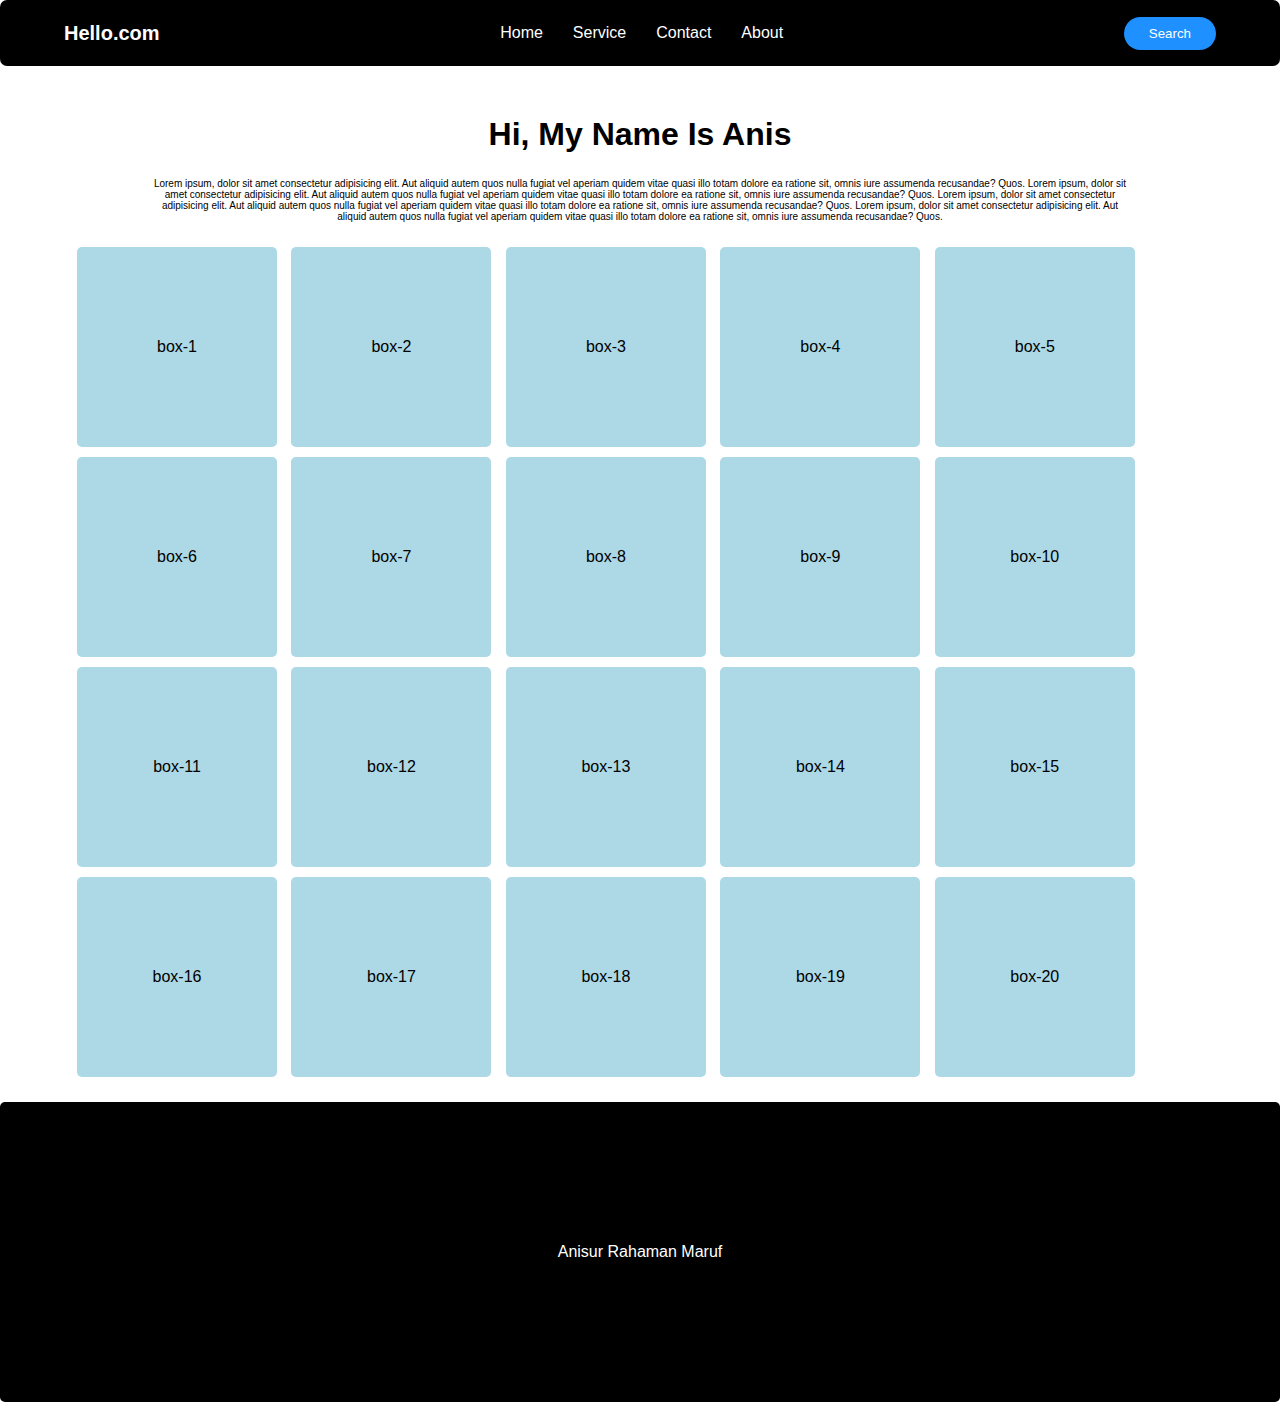
<file: design-basic-webside/index.html>
<!DOCTYPE html>
<html lang="en">
<head>
    <meta charset="UTF-8">
    <meta name="viewport" content="width=device-width, initial-scale=1.0">
    <title>Basic Web Side</title>
    <link rel="stylesheet" href="style.css">
</head>
<body>
    <div class="nav-all">
    <header class="logo">
       <b>Hello.com</b>
    </header>
<div class="nav-bar">
<ul>
  <li><a href="default.asp">Home</a></li>
  <li><a href="service.asp">Service</a></li>
  <li><a href="contact.asp">Contact</a></li>
  <li><a href="about.asp">About</a></li>
</ul>
</div>
<button class="button">Search</button>
</div>
<h1 class="h1">Hi, My Name Is Anis</h1>
<p class="p1">Lorem ipsum, dolor sit amet consectetur adipisicing elit. 
Aut aliquid autem quos nulla fugiat vel aperiam quidem vitae quasi illo totam dolore ea ratione sit, 
omnis iure assumenda recusandae? Quos. Lorem ipsum, dolor sit amet consectetur adipisicing elit. 
Aut aliquid autem quos nulla fugiat vel aperiam quidem vitae quasi illo totam dolore ea ratione sit, 
omnis iure assumenda recusandae? Quos. Lorem ipsum, dolor sit amet consectetur adipisicing elit. 
Aut aliquid autem quos nulla fugiat vel aperiam quidem vitae quasi illo totam dolore ea ratione sit, 
omnis iure assumenda recusandae? Quos. Lorem ipsum, dolor sit amet consectetur adipisicing elit. 
Aut aliquid autem quos nulla fugiat vel aperiam quidem vitae quasi illo totam dolore ea ratione sit, 
omnis iure assumenda recusandae? Quos.</p>

<div class="contaner">
  <div class="box" id="box-1">
    box-1
  </div>
  <div class="box" id="box-2">
    box-2
  </div>
  <div class="box" id="box-3">
    box-3
  </div>
  <div class="box" id="box-4">
    box-4
  </div>
  <div class="box" id="box-5">
    box-5
  </div>
  <div class="box" id="box-6">
    box-6
  </div>
  <div class="box" id="box-7">
    box-7
  </div>
  <div class="box" id="box-8">
    box-8
  </div>
  <div class="box" id="box-9">
    box-9
  </div>
  <div class="box" id="box-10">
    box-10
  </div>
  <div class="box" id="box-11">
    box-11
  </div>
  <div class="box" id="box-12">
    box-12
  </div>
  <div class="box" id="box-13">
    box-13
  </div>
  <div class="box" id="box-14">
    box-14
  </div>
  <div class="box" id="box-15">
    box-15
  </div>
  <div class="box" id="box-16">
    box-16
  </div>
  <div class="box" id="box-17">
    box-17
  </div>
  <div class="box" id="box-18">
    box-18
  </div>
  <div class="box" id="box-19">
    box-19
  </div>
  <div class="box" id="box-20">
    box-20
  </div>
</div>

<footer>
  Anisur Rahaman Maruf
</footer>
</body>
</html>
</file>
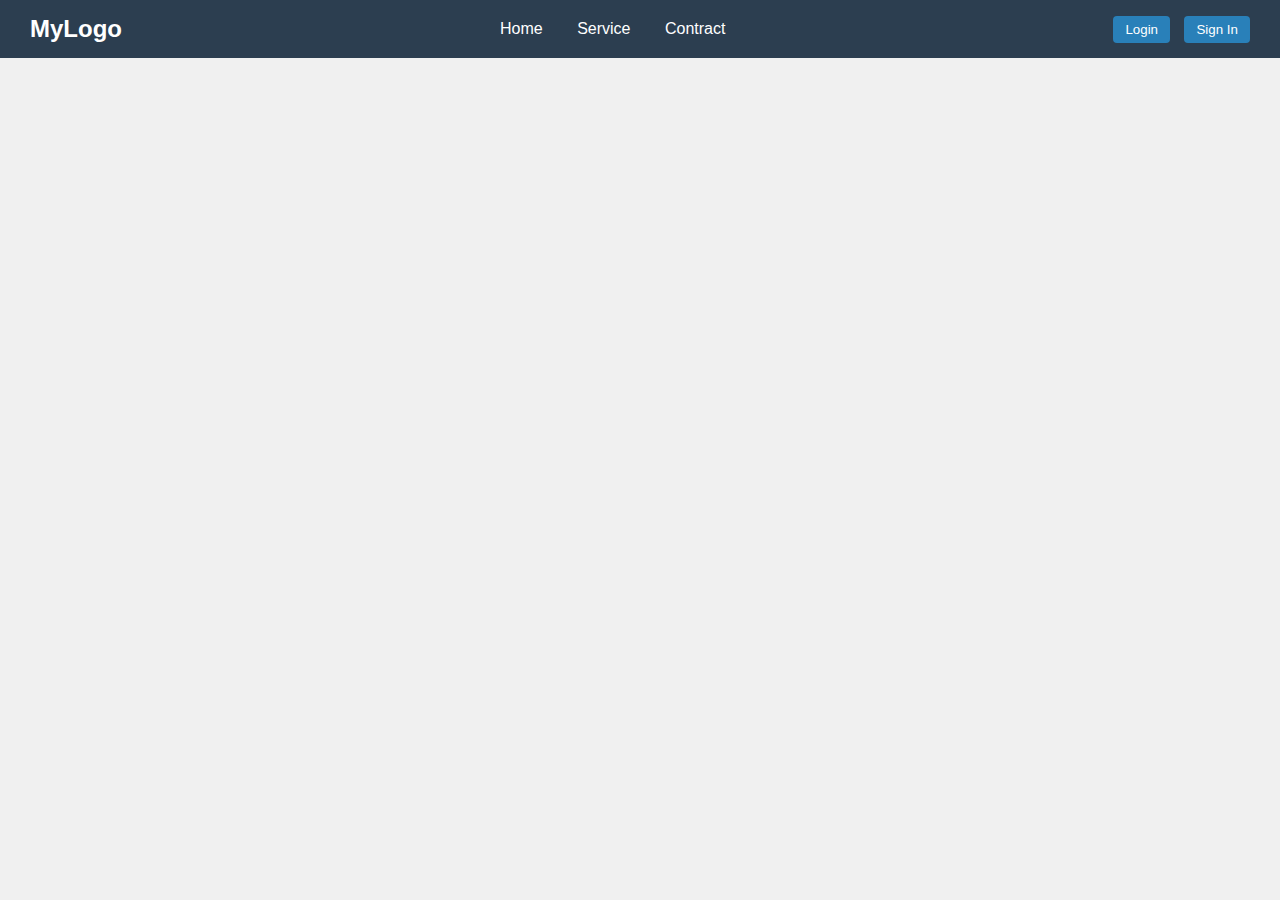
<file: js_project_01/index.html>
<!DOCTYPE html>
<html lang="en">
<head>
  <meta charset="UTF-8" />
  <meta name="viewport" content="width=device-width, initial-scale=1.0"/>
  <title>Navbar with Login & Sign In</title>
  <link rel="stylesheet" href="style.css" />
</head>
<body>

  <nav class="navbar">
    <div class="nav-left">MyLogo</div>
    <div class="nav-center">
      <a href="#">Home</a>
      <a href="#">Service</a>
      <a href="#">Contract</a>
    </div>
    <div class="nav-right">
      <button onclick="openLogin()">Login</button>
      <button onclick="openSignIn()">Sign In</button>
    </div>
  </nav>

  <!-- Login Modal -->
  <div class="modal" id="loginModal">
    <div class="modal-content">
      <span class="close" onclick="closeModal('loginModal')">&times;</span>
      <h2>Login</h2>
      <input id="loginEmail" type="email" placeholder="Email" />
      <input id="loginPassword" type="password" placeholder="Password" />
      <button onclick="loginUser()">Login</button>
    </div>
  </div>

  <!-- Sign In Modal -->
  <div class="modal" id="signInModal">
    <div class="modal-content">
      <span class="close" onclick="closeModal('signInModal')">&times;</span>
      <h2>Sign In</h2>
      <input id="name" type="text" placeholder="Full Name" />
      <input id="email" type="email" placeholder="Email" />
      <input id="password" type="password" placeholder="Create Password" />
      <button onclick="signUpUser()">Sign Up</button>
    </div>
  </div>

  <script src="script.js"></script>
</body>
</html>
</file>
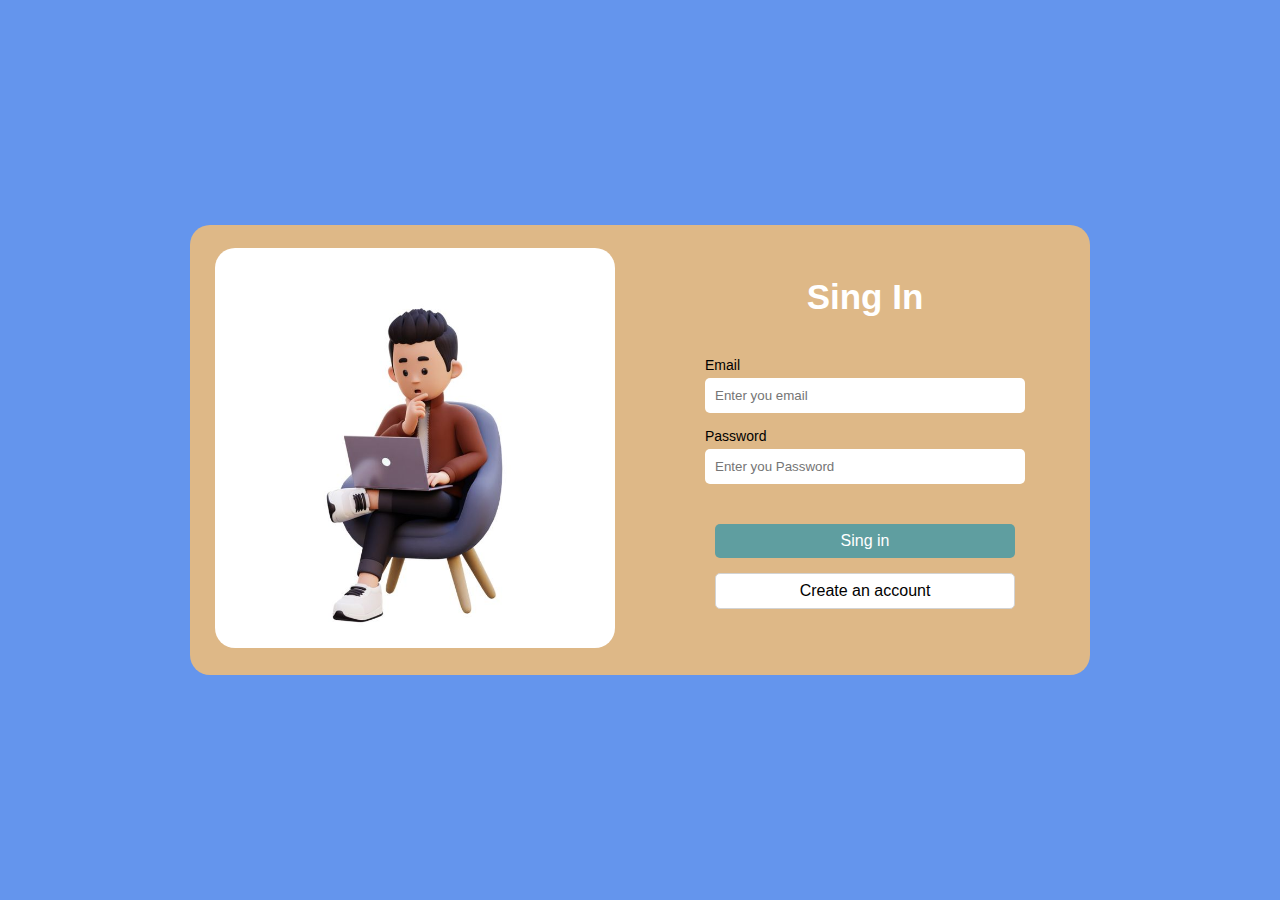
<file: login_page/index.html>
<!DOCTYPE html>
<html lang="en">
<head>
    <meta charset="UTF-8">
    <meta name="viewport" content="width=device-width, initial-scale=1.0">
    <title>Sample Login Page</title>
    <link rel="stylesheet" href="style.css">
</head>
<body>
    <div class="main">
    <div class="left-side">
        <img src="login img.jpeg" alt="Sorry">
    </div>

    <div class="right-side">
        <h2>
            Sing In
        </h2>
        <div class="input">
        <p style="margin-bottom:5px;" >Email</p>
        <input style="margin-bottom: 15px;" type="text" placeholder="Enter you email">
        <p style="margin-bottom:5px;" >Password</p>
        <input type="text" placeholder="Enter you Password">
        </div>
         <button style="background-color: cadetblue; color: white;">Sing in</button>
         <button style="color: black; border: 0.5px solid lightgray; background-color: white;" >Create an account</button>
    </div>
    </div>

</body>
</html>
</file>
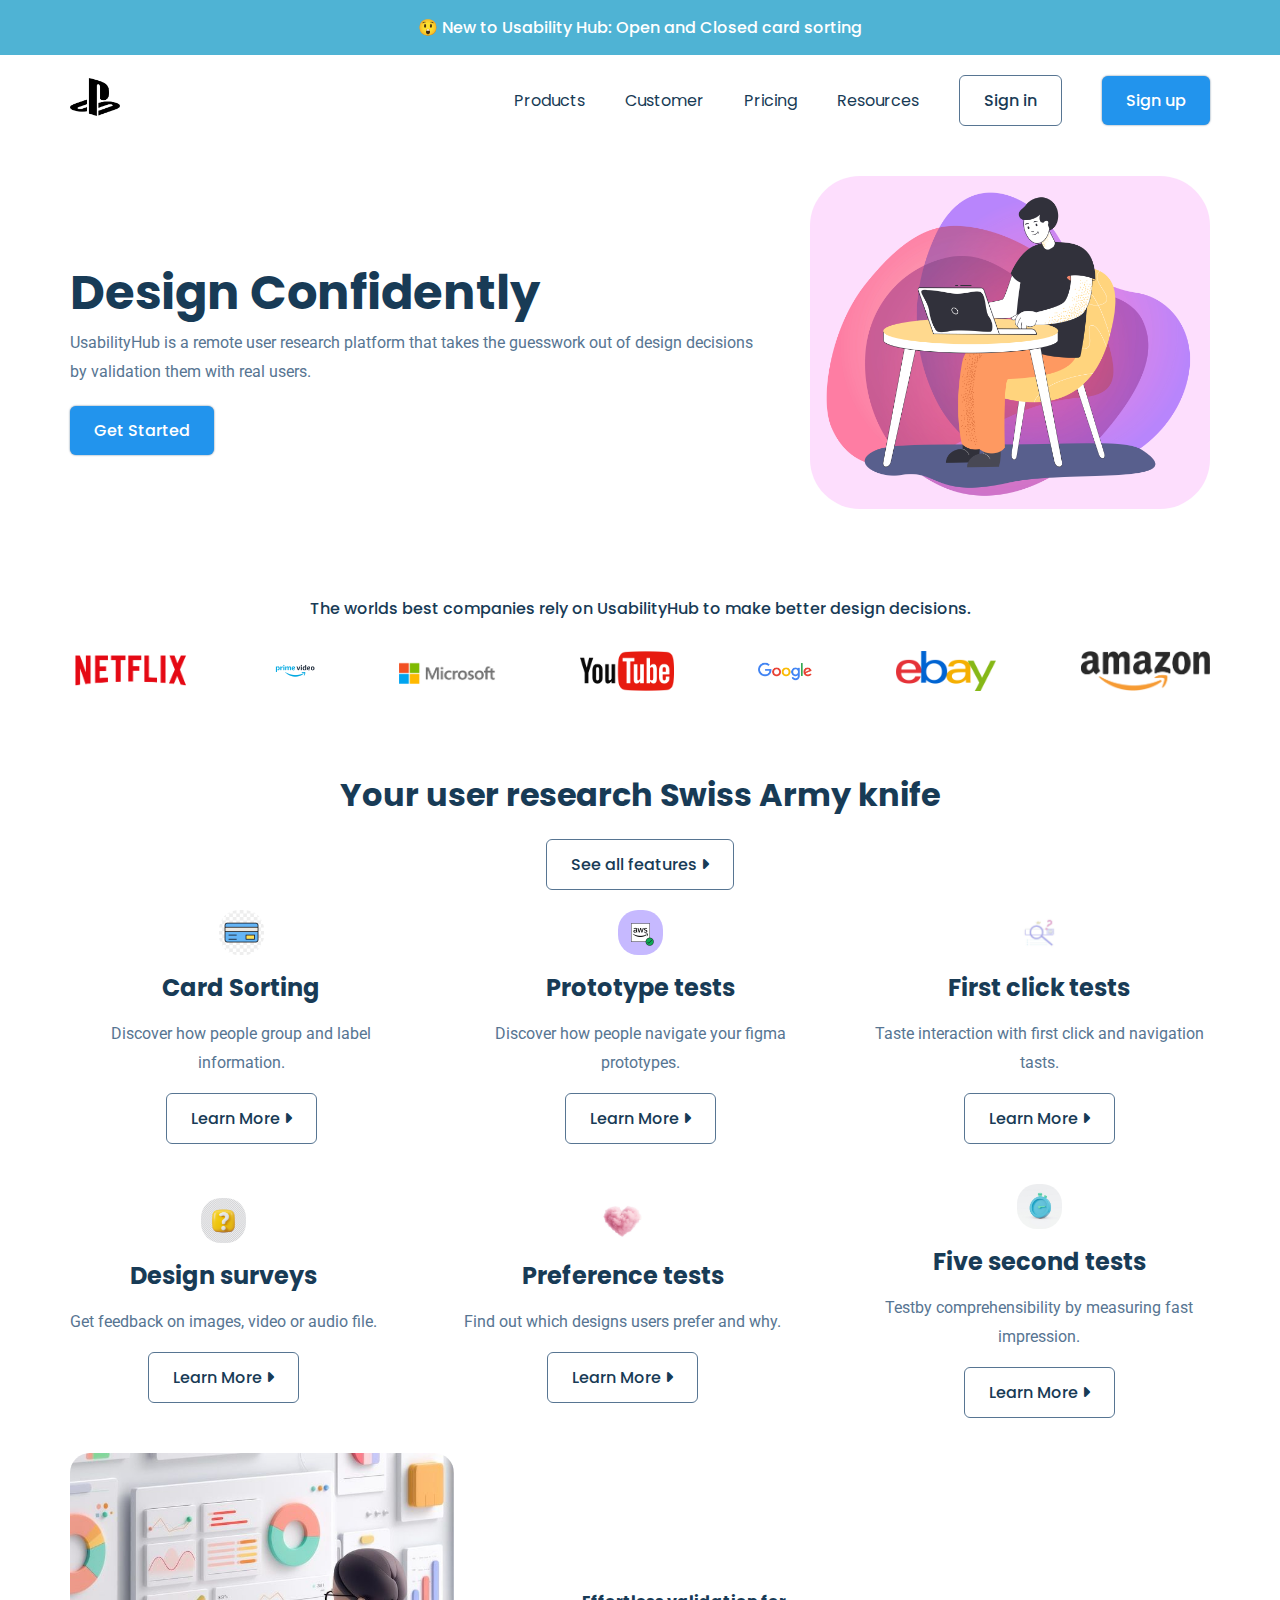
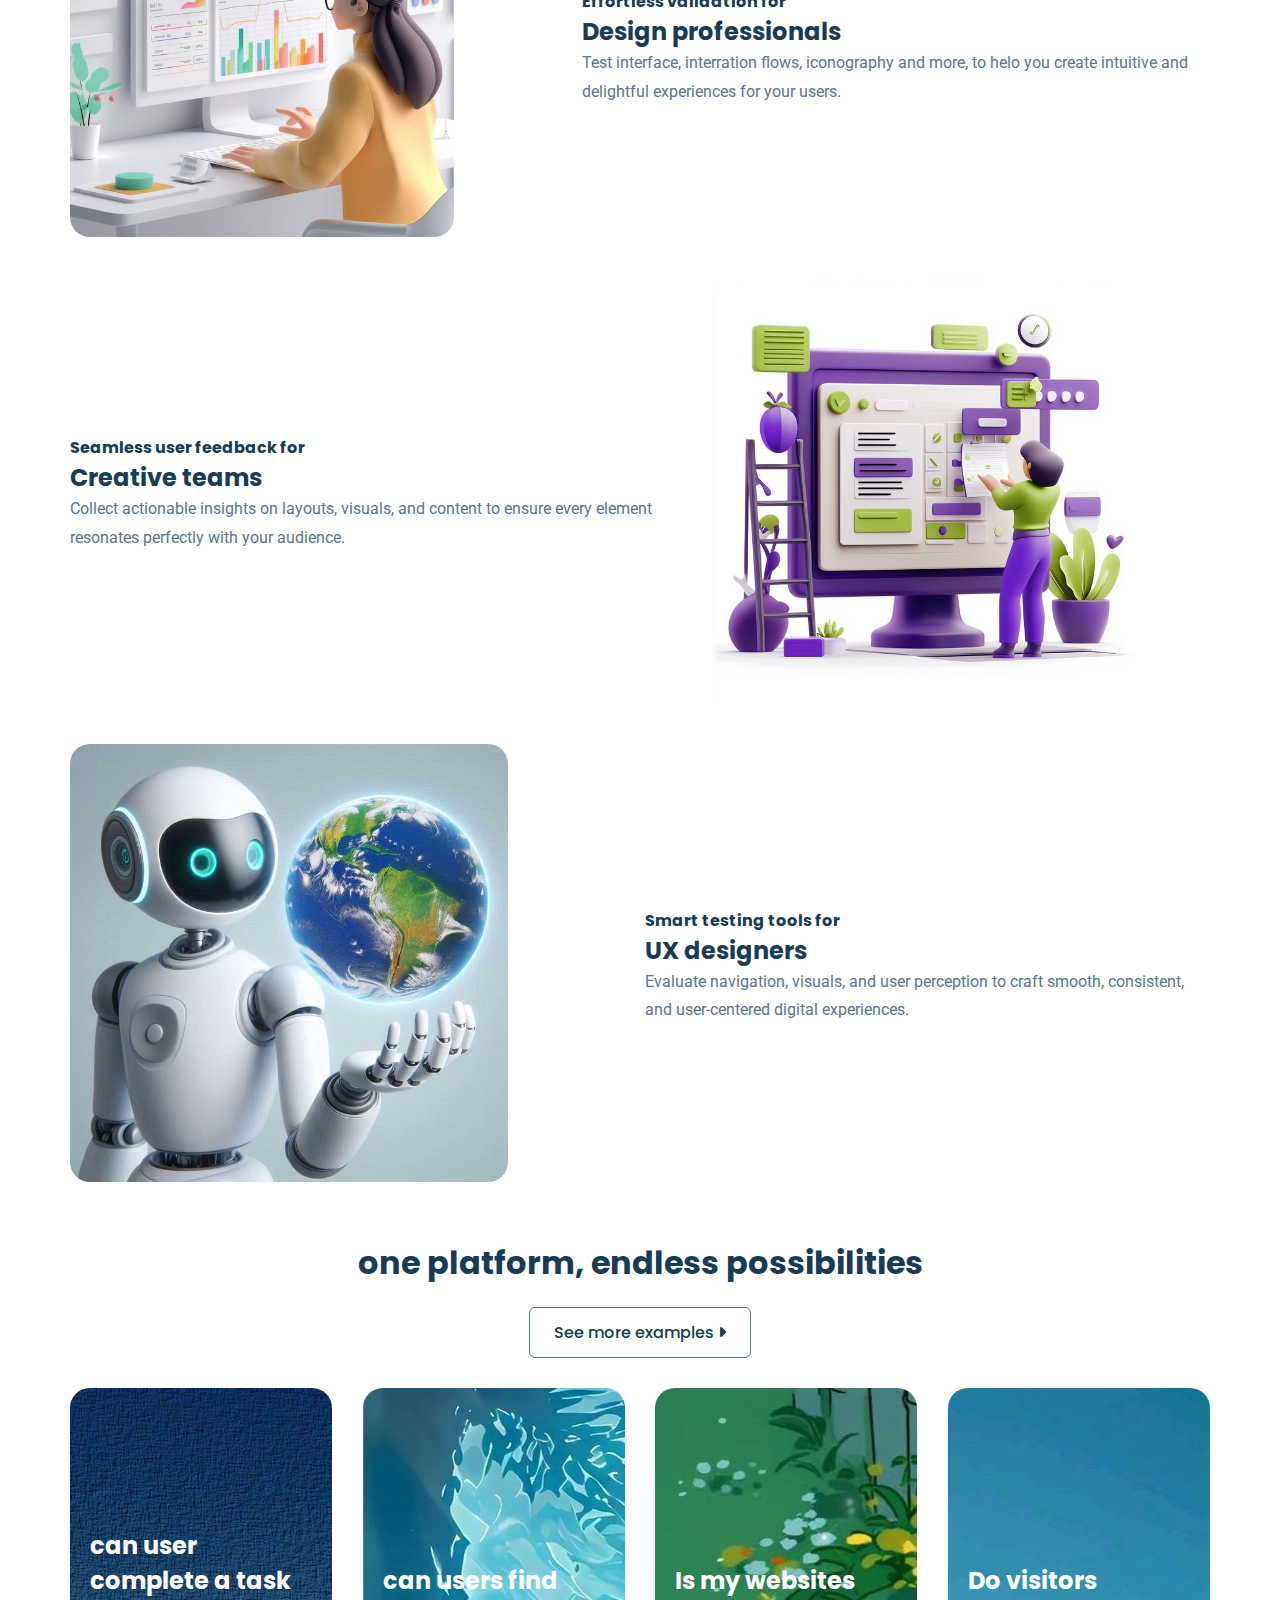
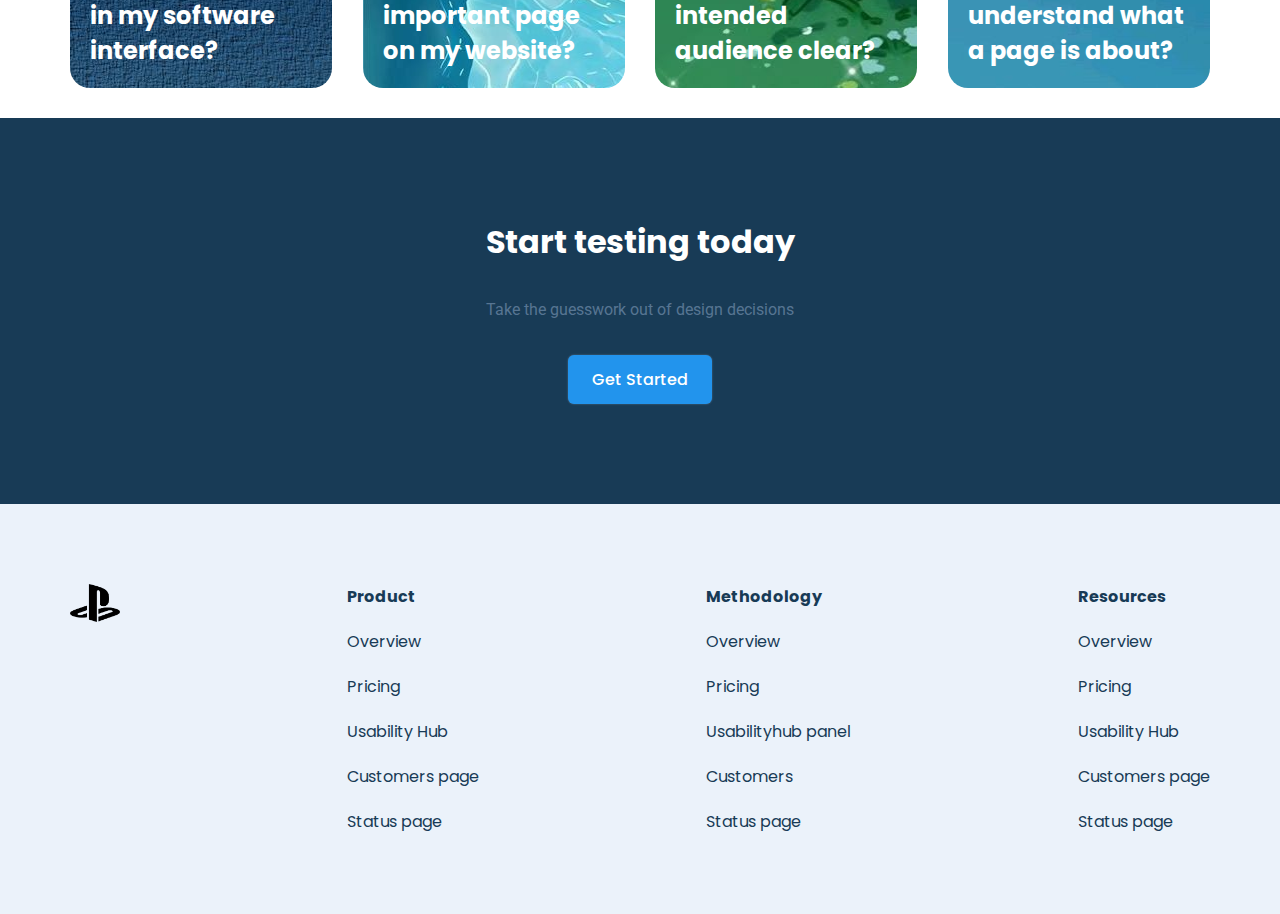
<file: Modern Website/index.html>
<!DOCTYPE html>
<html lang="en">
<head>
    <meta charset="UTF-8">
    <meta name="viewport" content="width=device-width, initial-scale=1.0">
    <title>Modern Website</title>
    <link rel="stylesheet" href="style.css">
    <link rel="stylesheet" href="https://cdnjs.cloudflare.com/ajax/libs/font-awesome/6.7.2/css/all.min.css">
</head>
<body>
    <!--Top-Banner-->
    <div class="top-banner">
        <div class="container">
            <div class="small-bold-text banner-text">😲 New to Usability Hub: Open and Closed card sorting</div>
        </div>
    </div>
    <!--Nav-->
    <nav>
    <div class="container main-nav flex">
        <a href="#" class="company-logo">
            <img src="image/logo.png" alt="company-logo">
        </a>
        <div class="nav-links">
            <ul class="flex">
                <li><a href="#" class="hover-links">Products</a></li>
                <li><a href="#" class="hover-links">Customer</a></li>
                <li><a href="#" class="hover-links">Pricing</a></li>
                <li><a href="#" class="hover-links">Resources</a></li>
                <li><a href="#" class="hover-links secondary-button">Sign in</a></li>
                <li><a href="#" class="hover-links primary-button">Sign up</a></li>
            </ul>
        </div>
    </div>
</nav>
    <!--Header-->
    <header>
        <div class="container header-section flex">
            <div class="header-left">
                <h1>Design Confidently</h1>
                <p>UsabilityHub is a remote user research platform that takes the guesswork out of design decisions by validation them with real users.</p>
                <a href="#" class="primary-button get-started-btn">Get Started</a>
            </div> 
        <div class="header-right">
            <img src="image/01.jpg" alt="header-right">
        </div>       
        </div>
    </header>

    <!--Companies-Section-->
    <section class="companies-section">
        <div class="container">
           <div class="small-bold-text companies-header">
            The worlds best companies rely on UsabilityHub to make better design decisions.
           </div>
           <div class="logos flex">
            <img class="logo" src="image/2.png" alt="">
            <img class="logo" src="image/3.png" alt="">
            <img class="logo" src="image/4.png" alt="">
            <img class="logo" src="image/5.png" alt="">
            <img class="logo" src="image/6.png" alt="">
            <img class="logo" src="image/7.png" alt="">
            <img class="logo" src="image/8.png" alt="">
           </div>
        </div>
    </section>

    <!--features-section-->
    <section class="features-section">
    <div class="container">
        <div class="features-header">
            <h2>Your user research Swiss Army knife</h2>
            <a href="#" class="secondary-button">See all features <i class="fa-solid fa-caret-right"></i> </a>
        </div>
        <div class="features-area flex">
            <div class="features-card flex">
                <img src="image/Atm Card.jpg" alt="">
                <h3>Card Sorting</h3>
                <p>Discover how people group and label information.</p>
                <a href="#" class="secondary-button">Learn More <i class="fa-solid fa-caret-right"></i> </a>
            </div>

             <div class="features-card flex">
                <img src="image/Figma.jpg" alt="">
                <h3>Prototype tests</h3>
                <p>Discover how people navigate your figma prototypes.</p>
                <a href="#" class="secondary-button">Learn More <i class="fa-solid fa-caret-right"></i> </a>
            </div>

             <div class="features-card flex">
                <img src="image/search bar.jpg" alt="">
                <h3>First click tests</h3>
                <p>Taste interaction with first click and navigation tasts.</p>
                <a href="#" class="secondary-button">Learn More <i class="fa-solid fa-caret-right"></i> </a>
            </div>

             <div class="features-card flex">
                <img src="image/Question sign button.jpg" alt="">
                <h3>Design surveys</h3>
                <p>Get feedback on images, video or audio file.</p>
                <a href="#" class="secondary-button">Learn More <i class="fa-solid fa-caret-right"></i> </a>
            </div>

             <div class="features-card flex">
                <img src="image/Heart.jpg" alt="">
                <h3>Preference tests</h3>
                <p>Find out which designs users prefer and why.</p>
                <a href="#" class="secondary-button">Learn More <i class="fa-solid fa-caret-right"></i> </a>
            </div>

             <div class="features-card flex">
                <img src="image/time.jpg" alt="">
                <h3>Five second tests</h3>
                <p>Testby comprehensibility by measuring fast impression.</p>
                <a href="#" class="secondary-button">Learn More <i class="fa-solid fa-caret-right"></i> </a>
            </div>
        </div>
    </div>
    </section>

     <!--big-features-section-->

    <section class="big-features-section">
     <div class="container big-feature-container flex">
       <div class="feature-img-left">
        <img src="image/9.jpg" alt="">
       </div>
       <div class="features-doc-right">
        <h4>Effortless validation for</h4>
        <h3>Design professionals</h3>
        <p>Test interface, interration flows, iconography and more, to helo you create intuitive and delightful experiences for your users.</p>
       </div>
     </div>
    </section>
    <section class="big-features-section">
        <div class="container big-feature-container flex" style="flex-direction: row-reverse;">
       <div class="feature-img-left">
        <img src="image/10.jpg" alt="">
       </div>
       <div class="features-doc-right">
        <h4>Seamless user feedback for</h4>
        <h3>Creative teams</h3>
        <p>Collect actionable insights on layouts, visuals, and content to ensure every element resonates perfectly with your audience.</p>
       </div>
     </div>
    </section>
    <section class="big-features-section">
        <div class="container big-feature-container flex">
       <div class="feature-img-left">
        <img src="image/11.jpg" alt="">
       </div>
       <div class="features-doc-right">
        <h4>Smart testing tools for</h4>
        <h3>UX designers</h3>
        <p>Evaluate navigation, visuals, and user perception to craft smooth, consistent, and user-centered digital experiences.</p>
       </div>
     </div>
    </section>

    <section class="example-section">
        <div class="container">
            <div class="features-header-example flex">
            <h2>one platform, endless possibilities</h2>
            <a href="#" class="secondary-button">See more examples <i class="fa-solid fa-caret-right"></i> </a>
        </div>
        <div class="example-area flex">
            <a href="#" class="example-card">
               <h3 class="card-text">can user complete a task in my software interface?</h3>
            </a>
            <a href="#" class="example-card" style="background-image: url(image/13.jpg);">
            <h3 class="card-text">can users find important page on my website?</h3>
            </a>
            <a href="#" class="example-card" style="background-image: url(image/14.jpg);">
               <h3 class="card-text">Is my websites intended audience clear?</h3>
            </a>
            <a href="#" class="example-card" style="background-image: url(image/15.jpg);">
               <h3 class="card-text">Do visitors understand what a page is about?</h3>
            </a>
        </div>
        </div>
    </section>

    <section class="cta-section">
        <div class="container cta-section flex">
            <h2>Start testing today</h2>
            <p>Take the guesswork out of design decisions</p>
            <a href="#" class="primary-button">Get Started</a>
        </div>
    </section>

    <footer>
        <div class="container footer-container flex">
            <a href="#" class="company-logo">
              <img src="image/logo.png" alt="company logo">
            </a>
            <div class="link-column flex">
                <h4>Product</h4>
                <a href="#" class="hover-links">Overview</a>
                <a href="#" class="hover-links">Pricing</a>
                <a href="#" class="hover-links">Usability Hub</a>
                <a href="#" class="hover-links">Customers page</a>
                <a href="#" class="hover-links">Status page</a>
            </div>

             <div class="link-column flex">
                <h4>Methodology</h4>
                <a href="#" class="hover-links">Overview</a>
                <a href="#" class="hover-links">Pricing</a>
                <a href="#" class="hover-links">Usabilityhub panel</a>
                <a href="#" class="hover-links">Customers</a>
                <a href="#" class="hover-links">Status page</a>
            </div>

             <div class="link-column flex">
                <h4>Resources</h4>
                <a href="#" class="hover-links">Overview</a>
                <a href="#" class="hover-links">Pricing</a>
                <a href="#" class="hover-links">Usability Hub</a>
                <a href="#" class="hover-links">Customers page</a>
                <a href="#" class="hover-links">Status page</a>
            </div>
        </div>
    </footer>
</body>
</html>
</file>
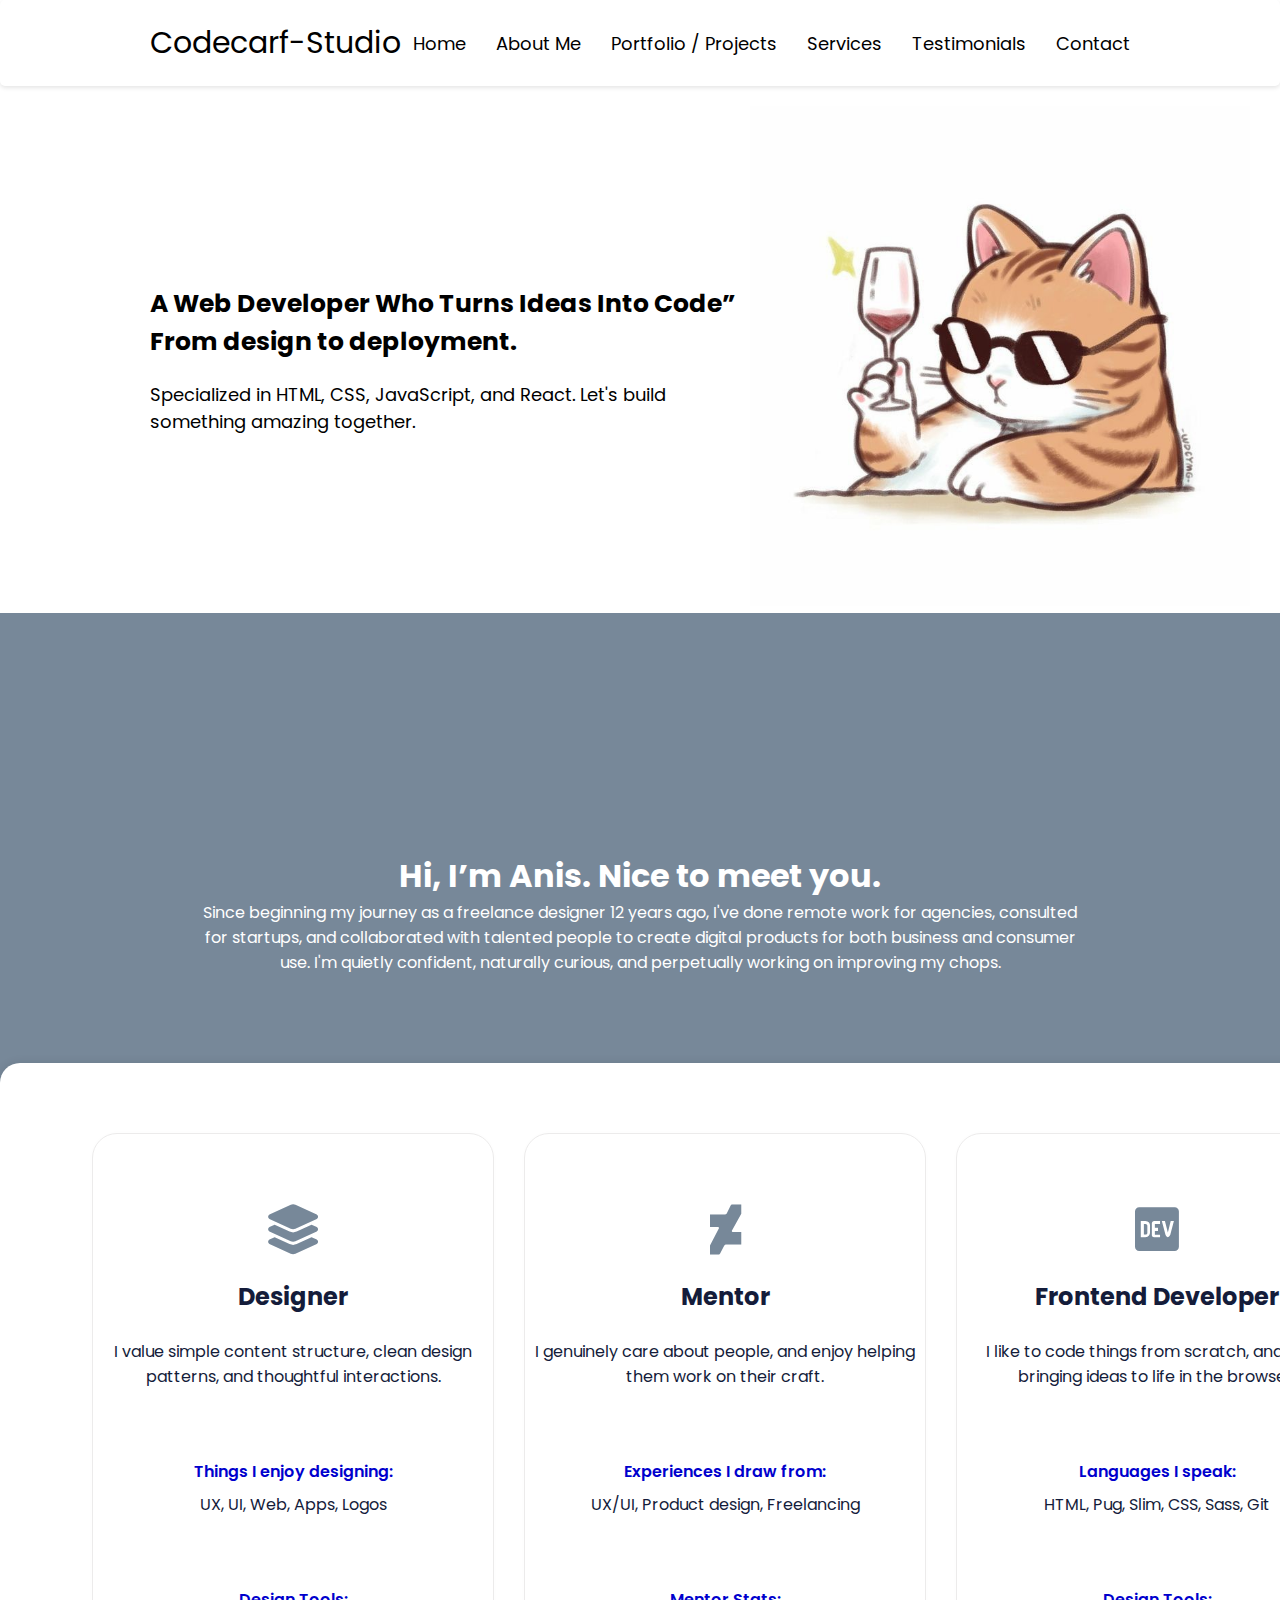
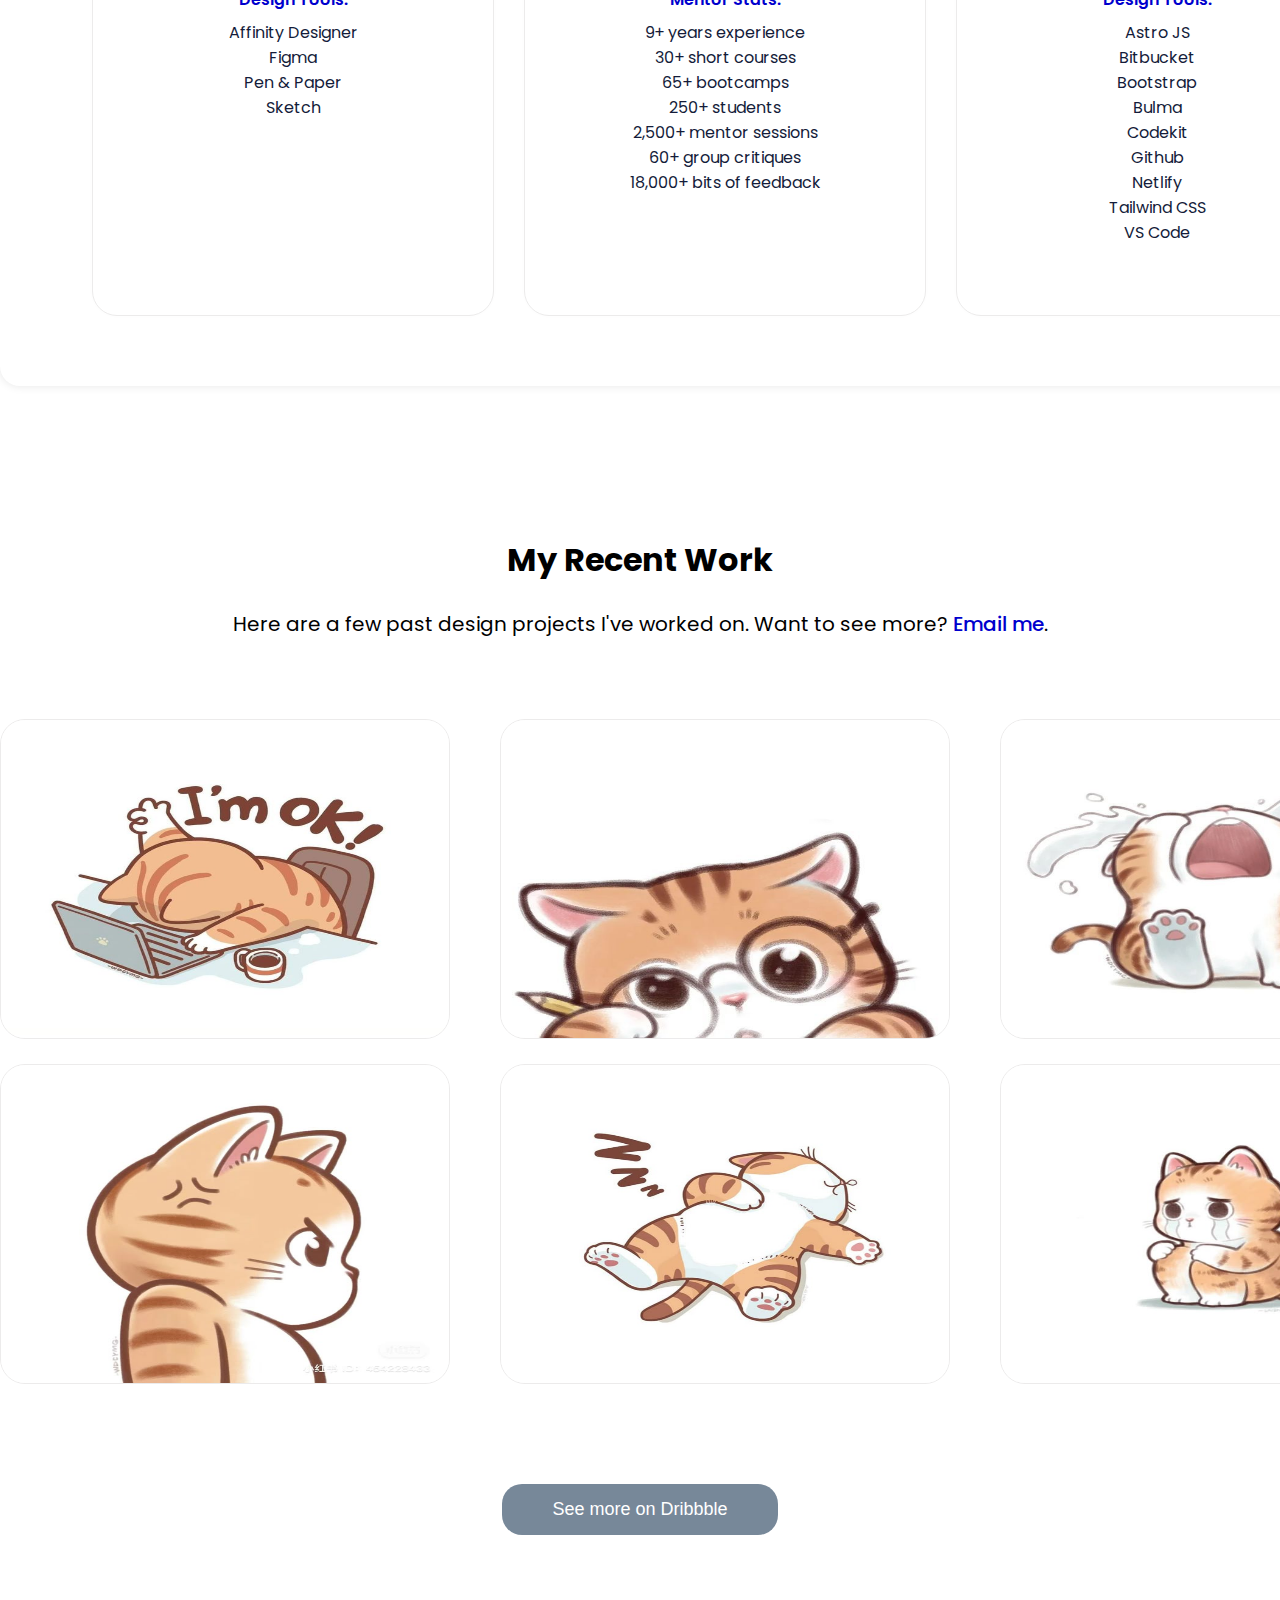
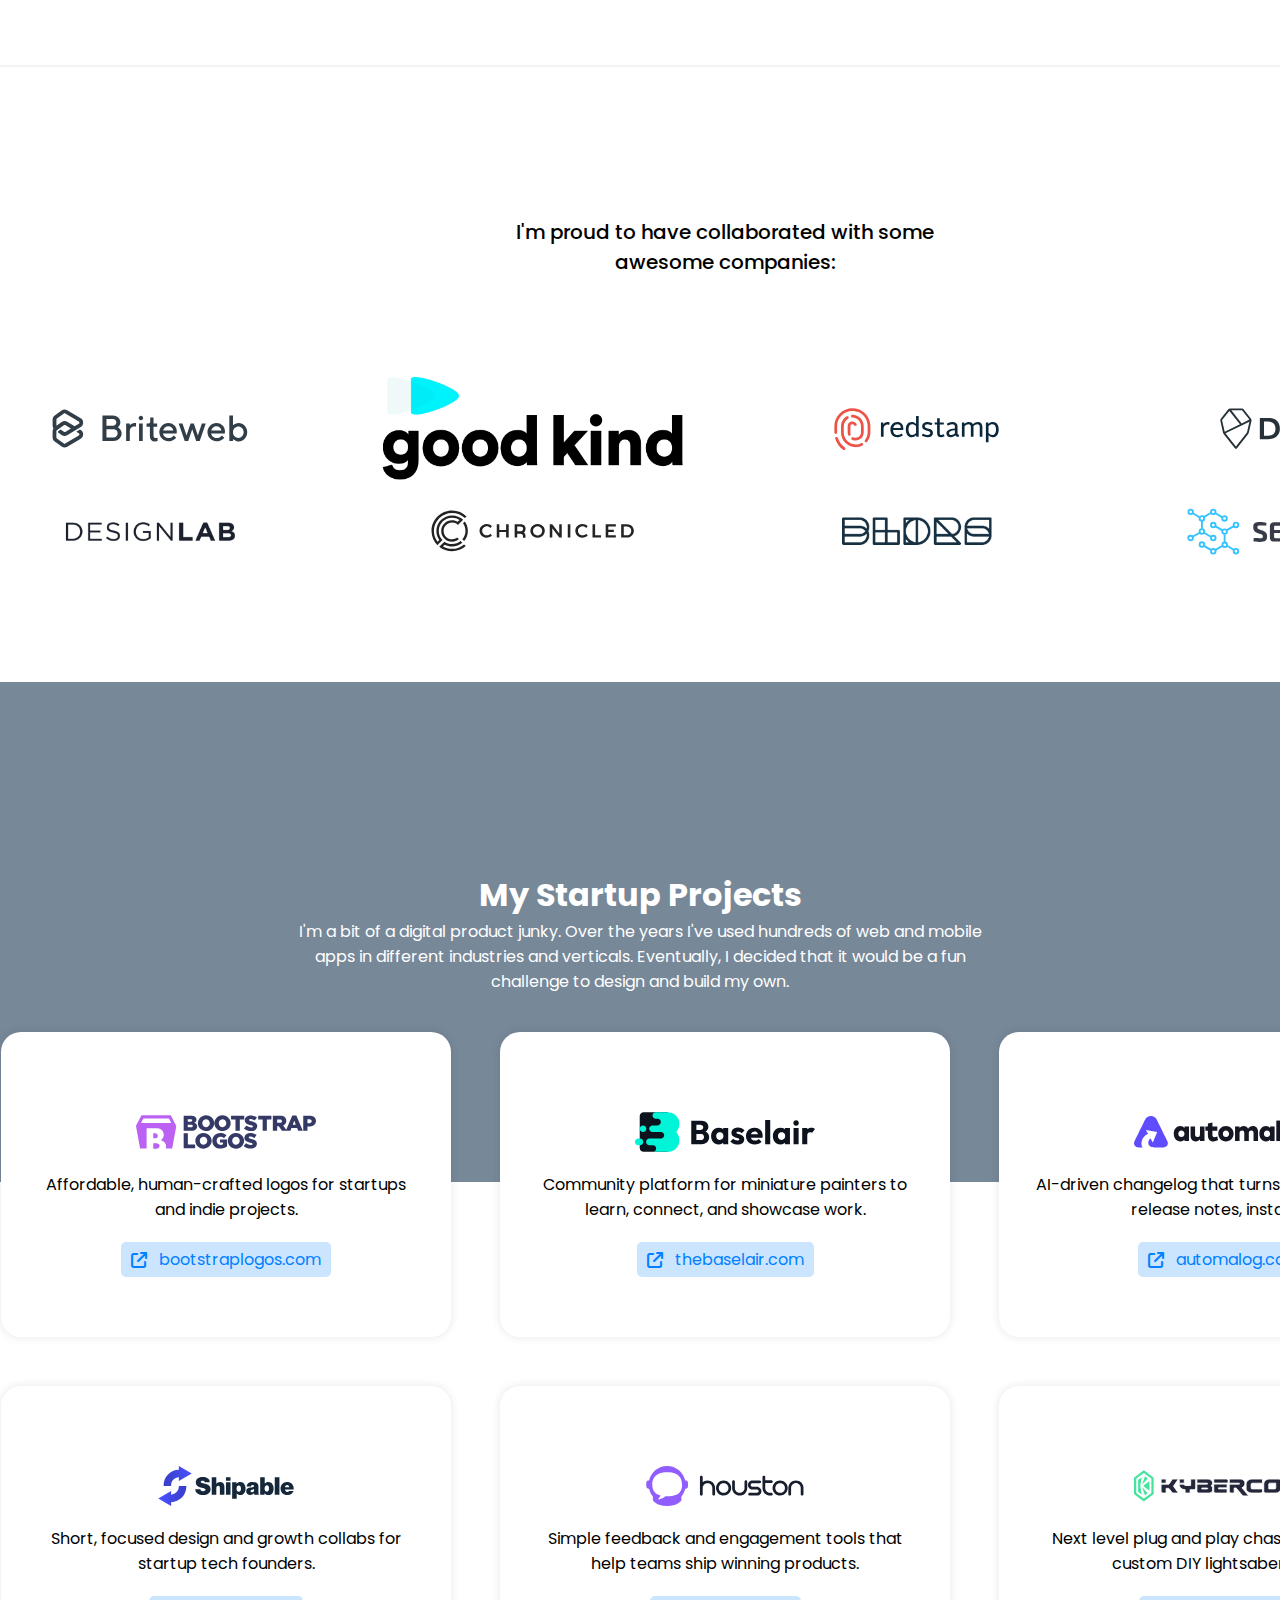
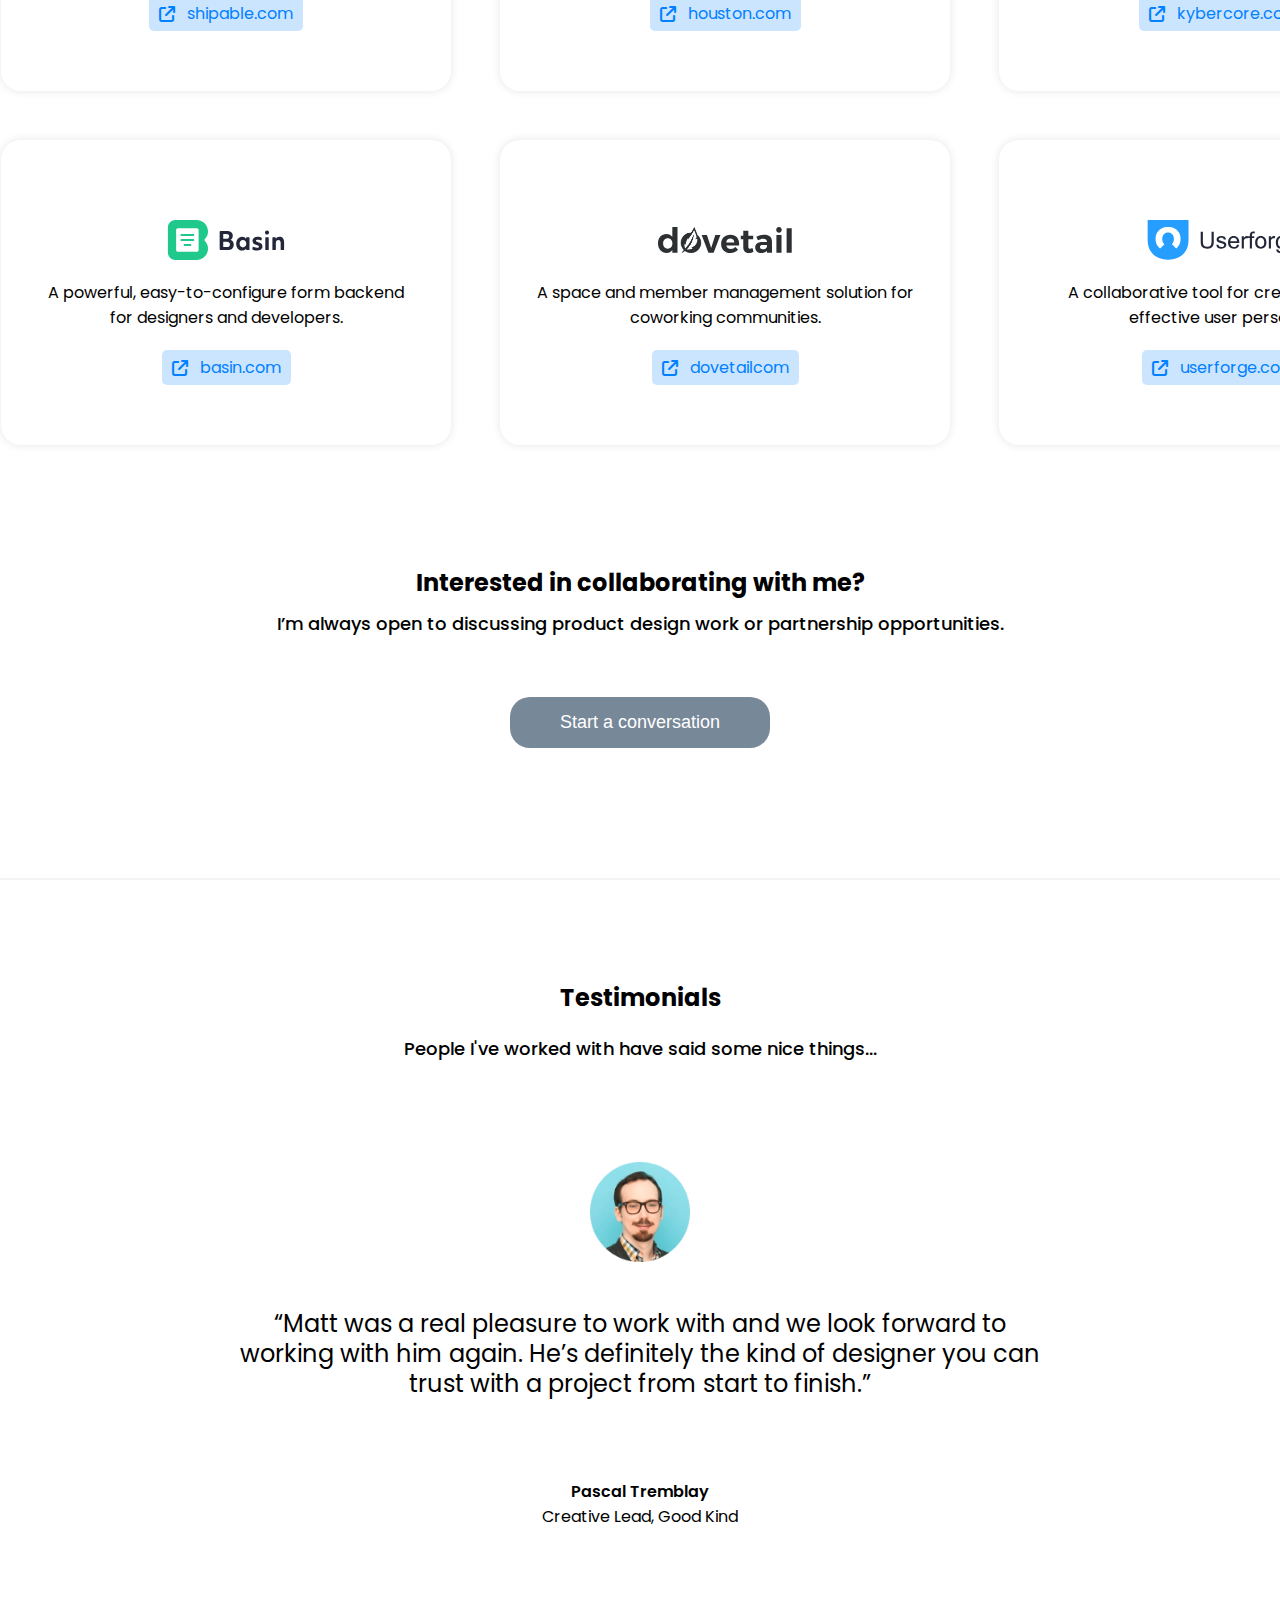
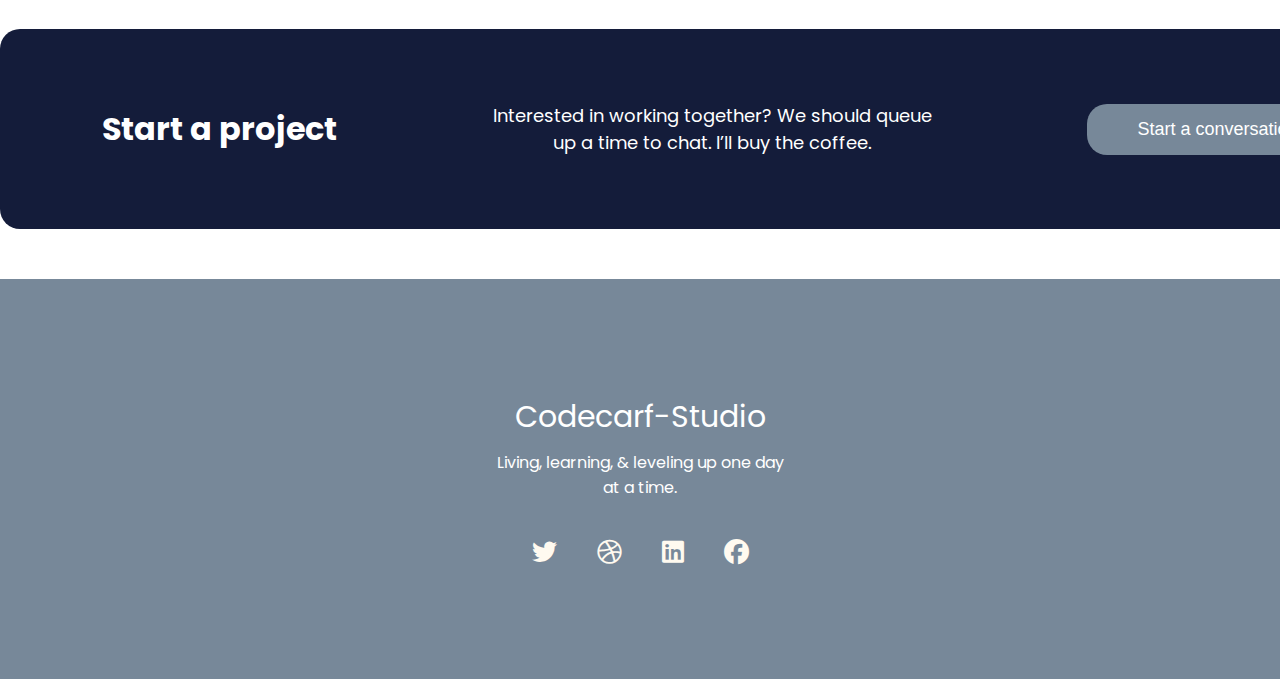
<file: portfolio-my-design/index.html>
<!DOCTYPE html>
<html lang="en">
<head>
    <meta charset="UTF-8">
    <meta name="viewport" content="width=device-width, initial-scale=1.0">
    <title>portfolio-my-design</title>
    <link rel="stylesheet" href="style.css">
    <link rel="stylesheet" href="https://cdnjs.cloudflare.com/ajax/libs/font-awesome/6.7.2/css/all.min.css">
</head>
<body>
    <!--Nav-Container-->
    <div class="nav-container">
    <div class="left-side">
        <a href="#">Codecarf-Studio</a>
    </div>
    <div class="right-side">
        <ul>
            <li><a href="#"></a>Home</li>
            <li><a href="#"></a>About Me</li>
            <li><a href="#"></a>Portfolio / Projects</li>
            <li><a href="#"></a>Services </li>
            <li><a href="#"></a>Testimonials </li>
            <li><a href="#"></a>Contact </li>
        </ul>
    </div>
    </div>

     <!--Main-herader-->
    <div class="main-header">
        <div class="left">
        <h1 style="width: 600px;" > A Web Developer Who Turns Ideas Into Code”
        From design to deployment.</h1>
        <p>Specialized in HTML, CSS, JavaScript, and React. Let's build something amazing together.</p>
        </div>
        <div class="right">
            <img  style="width: 500px;" src="image/1.jpeg" alt="hello">
        </div>
    </div>

    <!--Section-1-->
    <div class="section-container-1">
        <h1>Hi, I’m Anis. Nice to meet you.</h1>
        <p>Since beginning my journey as a freelance designer 12 years ago, I've done remote work for agencies, consulted for startups, and collaborated with talented people to create digital products for both business and consumer use. 
        I'm quietly confident, naturally curious, and perpetually working on improving my chops.</p>
    </div>
    <!--Section-2-->
    <div class="section-container-2">
        <div class="section-div-1">
          <i style="font-size: 50px; padding-bottom: 25px; color: #778899;" class="fa-solid fa-layer-group"></i>
          <h2 style="padding-bottom: 25px;">Designer</h2>
          <p class="card-text-1">I value simple content structure, clean design patterns, and thoughtful interactions.
          </p>

          <p class="card-text-2" style="color: #0000CD; font-weight: 600;">Things I enjoy designing:</p>
          <p>UX, UI, Web, Apps, Logos</p>

          <p class="card-text-3" style="color: #0000CD; font-weight: 600;">Design Tools:</p>
          <p>Affinity Designer <br>
            Figma <br>
            Pen & Paper <br>
            Sketch</p>
        </div>

        <div class="section-div-2">
          <i style="font-size: 50px; padding-bottom: 25px; color: #778899;" class="fa-brands fa-deviantart"></i>
          <h2 style="padding-bottom: 25px;">Mentor</h2>
          <p class="card-text-1">I genuinely care about people, and enjoy helping them work on their craft.
          </p>

          <p class="card-text-2" style="color: #0000CD; font-weight: 600;">Experiences I draw from:</p>
          <p>UX/UI, Product design, Freelancing</p>

          <p class="card-text-3" style="color: #0000CD; font-weight: 600;">Mentor Stats:</p>
          <p>
            9+ years experience <br>
            30+ short courses <br>
            65+ bootcamps <br>
            250+ students <br>
            2,500+ mentor sessions <br>
            60+ group critiques <br>
            18,000+ bits of feedback <br>
        </p>
        </div>

        <div class="section-div-3">
          <i style="font-size: 50px; padding-bottom: 25px; color: #778899;" class="fa-brands fa-dev"></i>
          <h2 style="padding-bottom: 25px;">Frontend Developer</h2>
          <p class="card-text-1">I like to code things from scratch, and enjoy bringing ideas to life in the browser.
          </p>

          <p class="card-text-2" style="color: #0000CD; font-weight: 600;">Languages I speak:</p>
          <p>HTML, Pug, Slim, CSS, Sass, Git</p>

          <p class="card-text-3" style="color: #0000CD; font-weight: 600;">Design Tools:</p>
          <p>Astro JS <br>
            Bitbucket <br>
            Bootstrap <br>
            Bulma <br>
            Codekit <br>
            Github <br>
            Netlify <br>
            Tailwind CSS <br>
            VS Code <br>
        </p>
        </div>
    </div>

    <!--Section-3-->
    <div class="section-container-3">
        <div class="section-top">
            <h1>My Recent Work</h1>
            <p style="font-size: 20px;">Here are a few past design projects I've worked on. Want to see more? <a href="#" style="color: #0000CD; font-weight: 500;">Email me</a>.</p>
        </div>

        <div class="section-centar">
           <img class="section-3-img" src="image/9.jpeg" alt="">
           <img class="section-3-img" src="image/10.jpeg" alt="">
           <img class="section-3-img" src="image/11.jpeg" alt="">
           <img class="section-3-img" src="image/12.jpeg" alt="">
           <img class="section-3-img" src="image/13.jpeg" alt="">
           <img class="section-3-img" src="image/14.jpeg" alt="">
        </div>
        
        <div class="section-button" style="margin-top: 100px;">
            <button style="padding: 15px 50px 15px 50px; font-size: 18px; border-radius: 20px; border: none; background-color: #778899; color: white;">
                See more on Dribbble</button>
        </div>
    </div>
    <hr style="margin-top: 130px; border: 1px solid rgb(244, 244, 244);">

    <!--Section-4-->
  
    <div class="section-container-4">
        <div class="section-top-headline">
            I'm proud to have collaborated with some awesome companies:
        </div>

        <div class="section-buttom-logo">
            <img src="image/briteweb.svg" alt="">
            <img src="image/goodkind.png" alt="">
            <img src="image/redstamp.svg" alt="">
            <img src="image/domain7.svg" alt="">
            <img src="image/designlab.png" alt="">
            <img src="image/chronicled.svg" alt="">
            <img src="image/bldrs.png" alt="">
            <img src="image/serpmetrics.svg" alt="">
        </div>
    </div>
    <!--Section-5-->

    <div class="section-container-5" style="margin-top: 100px;">
        <h1>My Startup Projects</h1>
        <p>I'm a bit of a digital product junky. Over the years I've used hundreds of web and mobile apps in different industries and verticals. 
            Eventually, I decided that it would be a fun challenge to design and build my own.</p>
    </div>

    <div class="section-container-5-main-card">
        <div style="padding: 60px 40px 60px 40px;" class="card-text">
            <img style="padding: 20px 0px 20px 0px" src="image/bootstraplogos.svg" alt="">
            <p style="width: 380px; text-align: center; padding-bottom: 20px;">Affordable, human-crafted logos for startups and indie projects.</p>
            <div class="card-logo" style="background-color: #cbe5ff; border: none;
            border-radius: 5px;">
            <i style="color: #0180ff;" class="fa-solid fa-arrow-up-right-from-square"></i>
            <a href="#" style="color: #0180ff;">bootstraplogos.com</a>
        </div>
        </div>

        <div style="padding: 60px 40px 60px 40px;" class="card-text">
            <img style="padding: 20px 0px 20px 0px" src="image/baselair.svg" alt="">
            <p style="width: 380px; text-align: center; padding-bottom: 20px;">Community platform for miniature painters to learn, connect, and showcase work.</p>
            <div class="card-logo" style="background-color: #cbe5ff; border: none;
            border-radius: 5px;">
            <i style="color: #0180ff;" class="fa-solid fa-arrow-up-right-from-square"></i>
            <a href="#" style="color: #0180ff;">thebaselair.com</a>
        </div>
        </div>

        <div style="padding: 60px 40px 60px 40px;" class="card-text">
            <img style="padding: 20px 0px 20px 0px" src="image/automalog.svg" alt="">
            <p style="width: 380px; text-align: center; padding-bottom: 20px;">AI-driven changelog that turns git commits into release notes, instantly.</p>
            <div class="card-logo" style="background-color: #cbe5ff; border: none;
            border-radius: 5px;">
            <i style="color: #0180ff;" class="fa-solid fa-arrow-up-right-from-square"></i>
            <a href="#" style="color: #0180ff;">automalog.com</a>
        </div>
        </div>

        <div style="padding: 60px 40px 60px 40px;" class="card-text">
            <img style="padding: 20px 0px 20px 0px" src="image/shipable.svg" alt="">
            <p style="width: 380px; text-align: center; padding-bottom: 20px;">Short, focused design and growth collabs for startup tech founders.</p>
            <div class="card-logo" style="background-color: #cbe5ff; border: none;
            border-radius: 5px;">
            <i style="color: #0180ff;" class="fa-solid fa-arrow-up-right-from-square"></i>
            <a href="#" style="color: #0180ff;">shipable.com</a>
        </div>
        </div>

        <div style="padding: 60px 40px 60px 40px;" class="card-text">
            <img style="padding: 20px 0px 20px 0px" src="image/houston.svg" alt="">
            <p style="width: 380px; text-align: center; padding-bottom: 20px;">Simple feedback and engagement tools that help teams ship winning products.</p>
            <div class="card-logo" style="background-color: #cbe5ff; border: none;
            border-radius: 5px;">
            <i style="color: #0180ff;" class="fa-solid fa-arrow-up-right-from-square"></i>
            <a href="#" style="color: #0180ff;">houston.com</a>
        </div>
        </div>

        <div style="padding: 60px 40px 60px 40px;" class="card-text">
            <img style="padding: 20px 0px 20px 0px" src="image/kybercore.svg" alt="">
            <p style="width: 380px; text-align: center; padding-bottom: 20px;">Next level plug and play chassis systems for custom DIY lightsaber builds.</p>
            <div class="card-logo" style="background-color: #cbe5ff; border: none;
            border-radius: 5px;">
            <i style="color: #0180ff;" class="fa-solid fa-arrow-up-right-from-square"></i>
            <a href="#" style="color: #0180ff;">kybercore.com</a>
        </div>
        </div>

        <div style="padding: 60px 40px 60px 40px;" class="card-text">
            <img style="padding: 20px 0px 20px 0px" src="image/basin.svg" alt="">
            <p style="width: 380px; text-align: center; padding-bottom: 20px;">A powerful, easy-to-configure form backend for designers and developers.</p>
            <div class="card-logo" style="background-color: #cbe5ff; border: none;
            border-radius: 5px;">
            <i style="color: #0180ff;" class="fa-solid fa-arrow-up-right-from-square"></i>
            <a href="#" style="color: #0180ff;">basin.com</a>
        </div>
        </div>

        <div style="padding: 60px 40px 60px 40px;" class="card-text">
            <img style="padding: 20px 0px 20px 0px" src="image/dovetail.svg" alt="">
            <p style="width: 380px; text-align: center; padding-bottom: 20px;">A space and member management solution for coworking communities.</p>
            <div class="card-logo" style="background-color: #cbe5ff; border: none;
            border-radius: 5px;">
            <i style="color: #0180ff;" class="fa-solid fa-arrow-up-right-from-square"></i>
            <a href="#" style="color: #0180ff;">dovetailcom</a>
        </div>
        </div>

        <div style="padding: 60px 40px 60px 40px;" class="card-text">
            <img style="padding: 20px 0px 20px 0px" src="image/userforge.svg" alt="">
            <p style="width: 380px; text-align: center; padding-bottom: 20px;">A collaborative tool for creating simple, effective user personas.</p>
            <div class="card-logo" style="background-color: #cbe5ff; border: none;
            border-radius: 5px;">
            <i style="color: #0180ff;" class="fa-solid fa-arrow-up-right-from-square"></i>
            <a href="#" style="color: #0180ff;">userforge.com</a>
        </div>
        </div>
    </div>

    <!--Section-6-->

    <div class="section-container-6">
        <div class="section-header" style="text-align: center; margin-top: 120px; " >
            <h2>Interested in collaborating with me?</h2>
            <p style="margin-top: 10px; font-size: 18px; font-weight: 500;">I’m always open to discussing product design work or partnership opportunities.</p>
        </div>

         <div class="section-button" style="margin-top: 60px;">
            <button style="padding: 15px 50px 15px 50px; font-size: 18px; border-radius: 20px; border: none; background-color: #778899; color: white;">
                Start a conversation</button>
        </div>
    </div>
    <hr style="margin-top: 130px; border: 1px solid rgb(244, 244, 244);">

    <!--Section-7-->
    <div class="section-container-7">

        <div class="section-header-7">
            <h2 style="padding-bottom:20px;">Testimonials</h2>
            <p style="font-size: 18px; font-weight: 500;">People I've worked with have said some nice things...</p>
        </div>

        <div class="section-img-7">
            <img src="image/pascal.png" alt="">

            <h3 style="font-weight: 400; padding-bottom: 80px; padding-top: 40px; line-height: 30px;font-size: 24px;" >
                “Matt was a real pleasure to work with and we look forward to working with him again. He’s definitely the kind of designer you can trust with a project from start to finish.”
            </h3>

            <p style="font-weight: 600;">
                Pascal Tremblay <br> </p>
            <p>Creative Lead, Good Kind</p>
        </div>
    </div>

    <!--Section-8-->
    <div class="section-container-8">
  <div class="row-content">
    <h1>Start a project</h1>
    <p style="font-size: 18px;">Interested in working together? We should queue up a time to chat. I’ll buy the coffee.</p>
    <button>Start a conversation</button>
  </div>
</div>

    <div class="section-container-9">
        <footer class="footer-main">
    <div class="left-side" style="text-align: center;">
        <a href="#" style="color: #fff;">Codecarf-Studio</a>
        <p style="font-size: 16px; width: 300px;padding-top: 10px;">Living, learning, & leveling up one day at a time.</p>
    </div>
 
    <div class="footer-logo" style="display: flex;
    gap: 40px; color: #FFFAF0;">
        <i class="fa-brands fa-twitter"></i>
        <i class="fa-brands fa-dribbble"></i>
        <i class="fa-brands fa-linkedin"></i>
        <i class="fa-brands fa-facebook"></i>
    </div>

        </footer>
    </div>
</body>
</html>
</file>
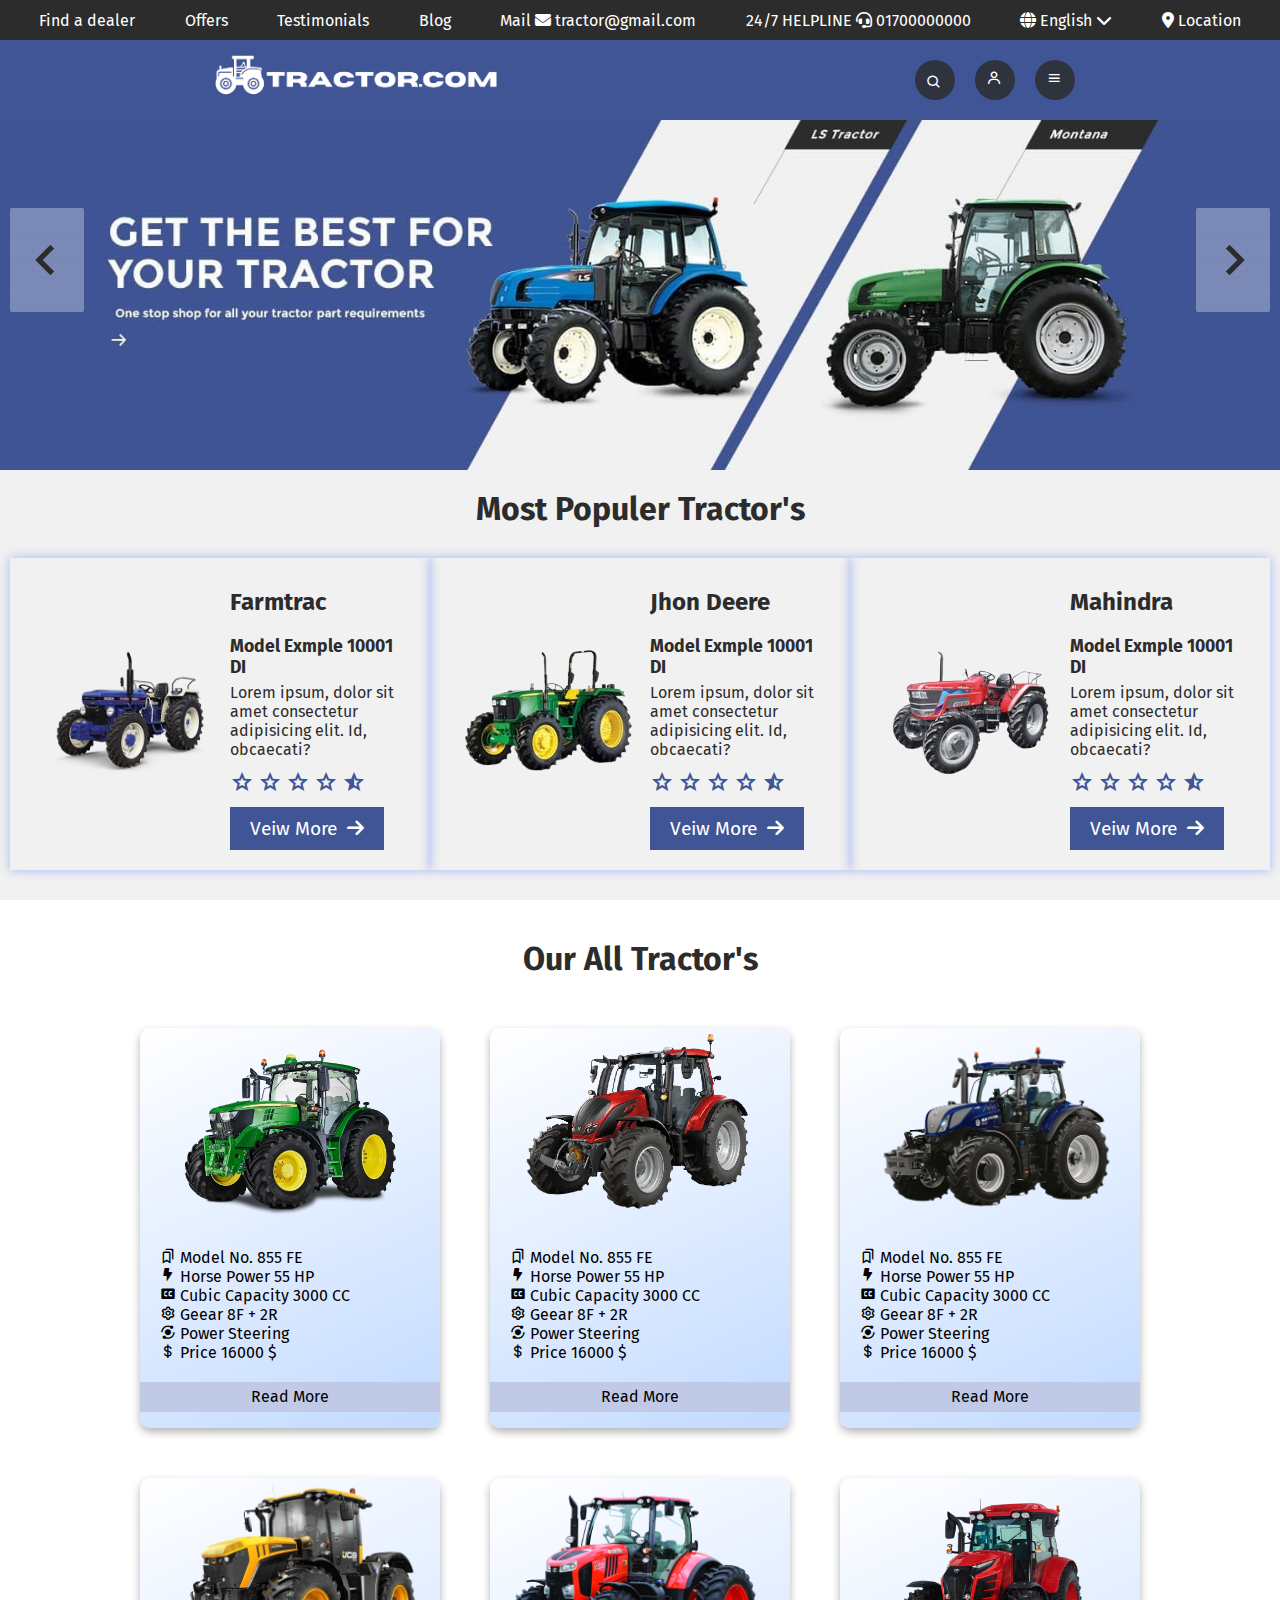
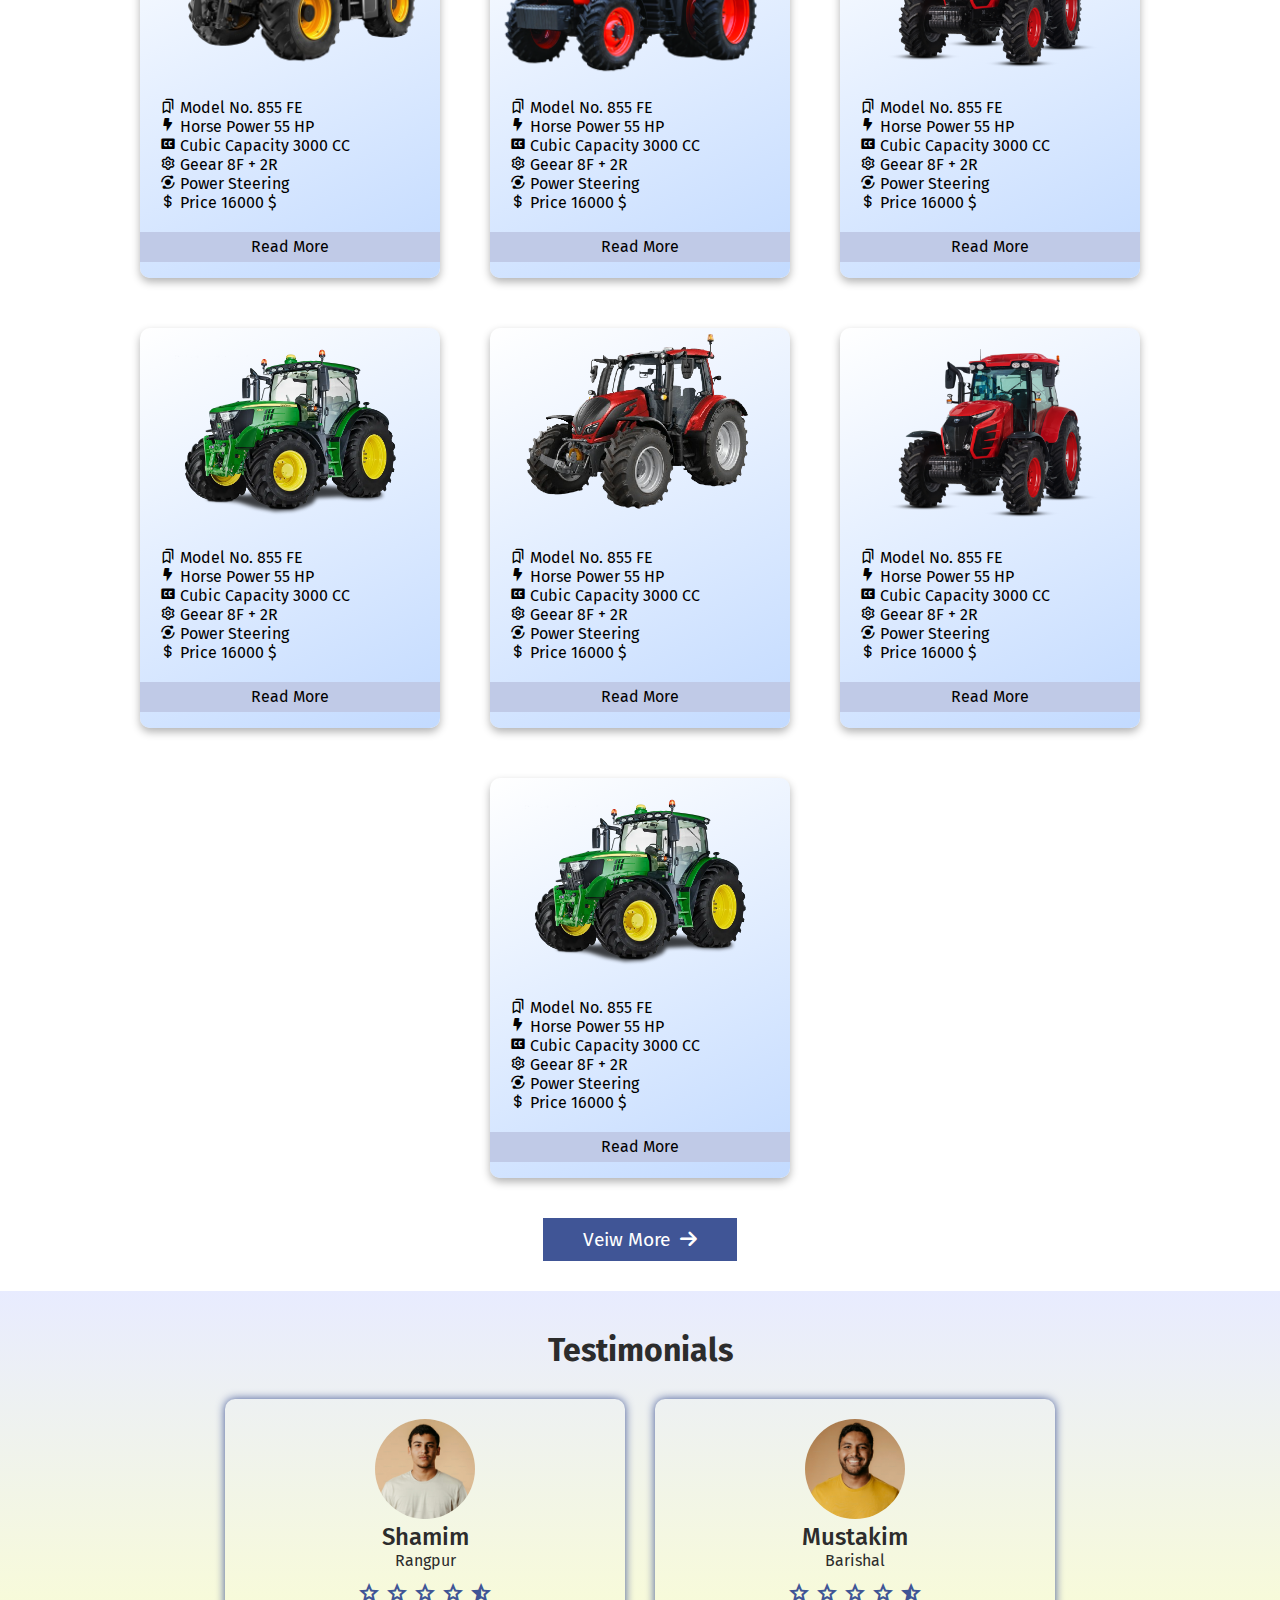
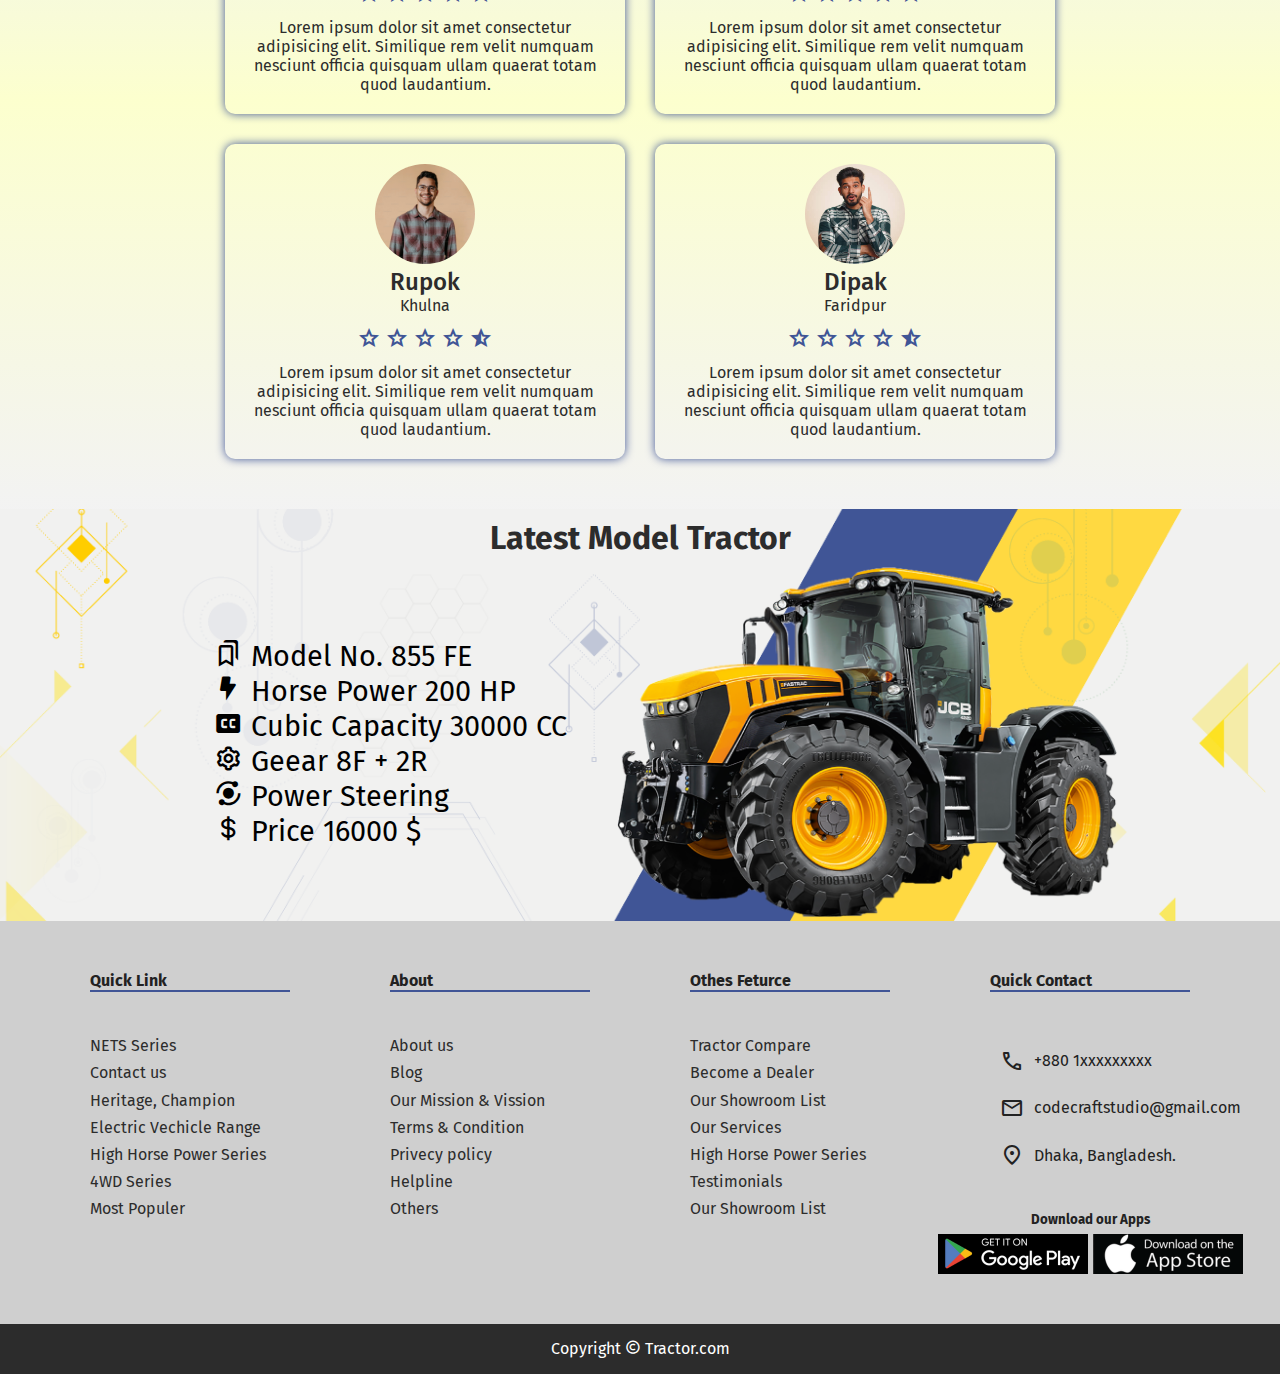
<file: Tractor Company Site/index.html>
<!DOCTYPE html>
<html lang="en">
  <head>
    <meta charset="UTF-8" />
    <meta name="viewport" content="width=device-width, initial-scale=1.0" />
    <title>Tractor Company Site</title>
    <!-- fontAwesome cdn link -->
    <link
      rel="stylesheet"
      href="https://cdnjs.cloudflare.com/ajax/libs/font-awesome/6.7.2/css/all.min.css"
      integrity="sha512-Evv84Mr4kqVGRNSgIGL/F/aIDqQb7xQ2vcrdIwxfjThSH8CSR7PBEakCr51Ck+w+/U6swU2Im1vVX0SVk9ABhg=="
      crossorigin="anonymous"
      referrerpolicy="no-referrer"
    />
    <!-- boxicon -->
    <link
      href="https://unpkg.com/boxicons@2.1.4/css/boxicons.min.css"
      rel="stylesheet"
    />
    <!-- google icon -->
    <link
      rel="stylesheet"
      href="https://fonts.googleapis.com/css2?family=Material+Symbols+Outlined:opsz,wght,FILL,GRAD@20..48,100..700,0..1,-50..200"
    />
    <!-- favicon -->
    <link rel="icon" type="image/x-icon" href="/images/favicon-32x32.png" />

    <!-- css link -->
    <link rel="stylesheet" href="style.css">
  </head>
  <body>
    <!-- --------------Header--------------- -->
    <div class="headerTop">
      <ul>
        <li><a href="#">Find a dealer</a></li>
        <li><a href="#">Offers</a></li>
        <li><a href="#">Testimonials</a></li>
        <li><a href="#">Blog</a></li>
        <li>
          <a href="#"
            >Mail <i class="fa-solid fa-envelope"></i> tractor@gmail.com</a
          >
        </li>
        <li>
          <a href="#"
            >24/7 HELPLINE <i class="fa-solid fa-headset"></i> 01700000000</a
          >
        </li>
        <li>
          <a href="#"
            ><i class="fa-solid fa-globe"></i> English
            <i class="fa-solid fa-chevron-down"></i>
          </a>
        </li>
        <li>
          <a href="#"><i class="fa-solid fa-location-dot"></i> Location</a>
        </li>
      </ul>
    </div>
    <div class="headerMain">
      <div class="logo">
        <a href="#"><img src="images/logo.png" alt="" /></a>
      </div>
      <div class="nav">
        <ul>
          <li><a href="#" class="active">Home</a></li>
          <li><a href="#">About us</a></li>
          <li><a href="#">Our Tractors</a></li>
          <li><a href="#">Our Services</a></li>
          <li><a href="#">Compare Tractor</a></li>
        </ul>
      </div>
      <div class="headerIcons">
        <a href="#"><i class="bx bx-search"></i></a>
        <a href="#"><i class="bx bx-user"></i></a>
        <a href="#"><i class="bx bx-cart"></i></a>
        <a href="#"><i class="bx bx-menu"></i> </a>
      </div>
    </div>

    <div class="hero">
      <img src="images/top-banner-new.jpg" alt="" />
      <div class="sliderIcon">
        <a href="#"
          ><i class="leftIcon leftIconHover bx bx-chevron-left"></i
        ></a>
        <a href="#"
          ><i class="rightIcon rightIconHover bx bx-chevron-right"></i
        ></a>
      </div>
    </div>

    <!-- -----------Most Popular tractors----------- -->
    <section class="most-popular-section">
      <h2>Most Populer Tractor's</h2>
      <div class="most-parent-div">
        <div class="most-popular-box">
          <div class="most-popular-left">
            <img src="images/sec two 1.png" alt="" />
          </div>
          <div class="most-popular-right">
            <h3>Farmtrac</h3>
            <h4>Model Exmple 10001 DI</h4>
            <p>
              Lorem ipsum, dolor sit amet consectetur adipisicing elit. Id,
              obcaecati?
            </p>

            <div class="ratting">
              <span class="material-symbols-outlined"> star </span>
              <span class="material-symbols-outlined"> star </span>
              <span class="material-symbols-outlined"> star </span>
              <span class="material-symbols-outlined"> star </span>
              <span class="material-symbols-outlined"> star_half </span>
            </div>
            <button type="button">
              Veiw More <i class="fa-solid fa-arrow-right"></i>
            </button>
          </div>
        </div>
        <div class="most-popular-box">
          <div class="most-popular-left">
            <img src="images/sec two 2.png" alt="" />
          </div>
          <div class="most-popular-right">
            <h3>Jhon Deere</h3>
            <h4>Model Exmple 10001 DI</h4>

            <p>
              Lorem ipsum, dolor sit amet consectetur adipisicing elit. Id,
              obcaecati?
            </p>

            <div class="ratting">
              <span class="material-symbols-outlined"> star </span>
              <span class="material-symbols-outlined"> star </span>
              <span class="material-symbols-outlined"> star </span>
              <span class="material-symbols-outlined"> star </span>
              <span class="material-symbols-outlined"> star_half </span>
            </div>
            <button type="button">
              Veiw More <i class="fa-solid fa-arrow-right"></i>
            </button>
          </div>
        </div>
        <div class="most-popular-box">
          <div class="most-popular-left">
            <img src="images/sec two 3.png" alt="" />
          </div>
          <div class="most-popular-right">
            <h3>Mahindra</h3>
            <h4>Model Exmple 10001 DI</h4>
            <p>
              Lorem ipsum, dolor sit amet consectetur adipisicing elit. Id,
              obcaecati?
            </p>

            <div class="ratting">
              <span class="material-symbols-outlined"> star </span>
              <span class="material-symbols-outlined"> star </span>
              <span class="material-symbols-outlined"> star </span>
              <span class="material-symbols-outlined"> star </span>
              <span class="material-symbols-outlined"> star_half </span>
            </div>
            <button type="button">
              Veiw More <i class="fa-solid fa-arrow-right"></i>
            </button>
          </div>
        </div>
      </div>
    </section>

    <!-- -----------Our All Tractors----------- -->
    <section class="our-tractors">
      <h2>Our All Tractor's</h2>
      <div class="flex-card">
        <div class="card">
          <img src="images/All tractor2.webp" alt="" />
          <div class="tractorInfo">
            <span><i class="bx bx-bookmarks"></i> Model No. 855 FE</span>
            <span><i class="bx bxs-bolt"></i> Horse Power 55 HP</span>
            <span><i class="bx bxs-captions"></i> Cubic Capacity 3000 CC</span>
            <span><i class="bx bx-cog"></i> Geear 8F + 2R</span>
            <span><i class="bx bxs-analyse"></i> Power Steering</span>
            <span><i class="bx bx-dollar"></i> Price 16000 $</span>
          </div>
          <div class="veiw-more">
            <span>Read More</span>
          </div>
        </div>
        <div class="card">
          <img src="images/All tractor3.png" alt="" />
          <div class="tractorInfo">
            <span><i class="bx bx-bookmarks"></i> Model No. 855 FE</span>
            <span><i class="bx bxs-bolt"></i> Horse Power 55 HP</span>
            <span><i class="bx bxs-captions"></i> Cubic Capacity 3000 CC</span>
            <span><i class="bx bx-cog"></i> Geear 8F + 2R</span>
            <span><i class="bx bxs-analyse"></i> Power Steering</span>
            <span><i class="bx bx-dollar"></i> Price 16000 $</span>
          </div>
          <div class="veiw-more">
            <span>Read More</span>
          </div>
        </div>
        <div class="card">
          <img src="images/All tractor4.png" alt="" />
          <div class="tractorInfo">
            <span><i class="bx bx-bookmarks"></i> Model No. 855 FE</span>
            <span><i class="bx bxs-bolt"></i> Horse Power 55 HP</span>
            <span><i class="bx bxs-captions"></i> Cubic Capacity 3000 CC</span>
            <span><i class="bx bx-cog"></i> Geear 8F + 2R</span>
            <span><i class="bx bxs-analyse"></i> Power Steering</span>
            <span><i class="bx bx-dollar"></i> Price 16000 $</span>
          </div>
          <div class="veiw-more">
            <span>Read More</span>
          </div>
        </div>
        <div class="card">
          <img src="images/All tractor6.png" alt="" />
          <div class="tractorInfo">
            <span><i class="bx bx-bookmarks"></i> Model No. 855 FE</span>
            <span><i class="bx bxs-bolt"></i> Horse Power 55 HP</span>
            <span><i class="bx bxs-captions"></i> Cubic Capacity 3000 CC</span>
            <span><i class="bx bx-cog"></i> Geear 8F + 2R</span>
            <span><i class="bx bxs-analyse"></i> Power Steering</span>
            <span><i class="bx bx-dollar"></i> Price 16000 $</span>
          </div>
          <div class="veiw-more">
            <span>Read More</span>
          </div>
        </div>
        <div class="card">
          <img src="images/All tractor8.png" alt="" />
          <div class="tractorInfo">
            <span><i class="bx bx-bookmarks"></i> Model No. 855 FE</span>
            <span><i class="bx bxs-bolt"></i> Horse Power 55 HP</span>
            <span><i class="bx bxs-captions"></i> Cubic Capacity 3000 CC</span>
            <span><i class="bx bx-cog"></i> Geear 8F + 2R</span>
            <span><i class="bx bxs-analyse"></i> Power Steering</span>
            <span><i class="bx bx-dollar"></i> Price 16000 $</span>
          </div>
          <div class="veiw-more">
            <span>Read More</span>
          </div>
        </div>
        <div class="card">
          <img src="images/All tractror1.webp" alt="" />
          <div class="tractorInfo">
            <span><i class="bx bx-bookmarks"></i> Model No. 855 FE</span>
            <span><i class="bx bxs-bolt"></i> Horse Power 55 HP</span>
            <span><i class="bx bxs-captions"></i> Cubic Capacity 3000 CC</span>
            <span><i class="bx bx-cog"></i> Geear 8F + 2R</span>
            <span><i class="bx bxs-analyse"></i> Power Steering</span>
            <span><i class="bx bx-dollar"></i> Price 16000 $</span>
          </div>
          <div class="veiw-more">
            <span>Read More</span>
          </div>
        </div>
        <div class="card">
          <img src="images/All tractor2.webp" alt="" />
          <div class="tractorInfo">
            <span><i class="bx bx-bookmarks"></i> Model No. 855 FE</span>
            <span><i class="bx bxs-bolt"></i> Horse Power 55 HP</span>
            <span><i class="bx bxs-captions"></i> Cubic Capacity 3000 CC</span>
            <span><i class="bx bx-cog"></i> Geear 8F + 2R</span>
            <span><i class="bx bxs-analyse"></i> Power Steering</span>
            <span><i class="bx bx-dollar"></i> Price 16000 $</span>
          </div>
          <div class="veiw-more">
            <span>Read More</span>
          </div>
        </div>
        <div class="card">
          <img src="images/All tractor3.png" alt="" />
          <div class="tractorInfo">
            <span><i class="bx bx-bookmarks"></i> Model No. 855 FE</span>
            <span><i class="bx bxs-bolt"></i> Horse Power 55 HP</span>
            <span><i class="bx bxs-captions"></i> Cubic Capacity 3000 CC</span>
            <span><i class="bx bx-cog"></i> Geear 8F + 2R</span>
            <span><i class="bx bxs-analyse"></i> Power Steering</span>
            <span><i class="bx bx-dollar"></i> Price 16000 $</span>
          </div>
          <div class="veiw-more">
            <span>Read More</span>
          </div>
        </div>
        <div class="card">
          <img src="images/All tractror1.webp" alt="" />
          <div class="tractorInfo">
            <span><i class="bx bx-bookmarks"></i> Model No. 855 FE</span>
            <span><i class="bx bxs-bolt"></i> Horse Power 55 HP</span>
            <span><i class="bx bxs-captions"></i> Cubic Capacity 3000 CC</span>
            <span><i class="bx bx-cog"></i> Geear 8F + 2R</span>
            <span><i class="bx bxs-analyse"></i> Power Steering</span>
            <span><i class="bx bx-dollar"></i> Price 16000 $</span>
          </div>
          <div class="veiw-more">
            <span>Read More</span>
          </div>
        </div>
        <div class="card">
          <img src="images/All tractor2.webp" alt="" />
          <div class="tractorInfo">
            <span><i class="bx bx-bookmarks"></i> Model No. 855 FE</span>
            <span><i class="bx bxs-bolt"></i> Horse Power 55 HP</span>
            <span><i class="bx bxs-captions"></i> Cubic Capacity 3000 CC</span>
            <span><i class="bx bx-cog"></i> Geear 8F + 2R</span>
            <span><i class="bx bxs-analyse"></i> Power Steering</span>
            <span><i class="bx bx-dollar"></i> Price 16000 $</span>
          </div>
          <div class="veiw-more">
            <span>Read More</span>
          </div>
        </div>
      </div>

      <div class="load-more-btn">
        <button type="button">
          Veiw More <i class="fa-solid fa-arrow-right"></i>
        </button>
      </div>
    </section>

    <!-- -----------Testimonials----------- -->
    <section class="testimonial-section">
      <h2>Testimonials</h2>
      <div class="testimonials-flex">
        <div class="testimonial">
          <div class="img">
            <img src="images/testi1.jpeg" alt="" />
          </div>
          <div class="testi-info">
            <span class="name">Shamim</span>
            <span class="location">Rangpur</span>
            <div class="ratting">
              <span class="material-symbols-outlined"> star </span>
              <span class="material-symbols-outlined"> star </span>
              <span class="material-symbols-outlined"> star </span>
              <span class="material-symbols-outlined"> star </span>
              <span class="material-symbols-outlined"> star_half </span>
            </div>
            <p>
              Lorem ipsum dolor sit amet consectetur adipisicing elit. Similique
              rem velit numquam nesciunt officia quisquam ullam quaerat totam
              quod laudantium.
            </p>
          </div>
        </div>
        <div class="testimonial">
          <div class="img">
            <img src="images/testi2.jpeg" alt="" />
          </div>
          <div class="testi-info">
            <span class="name">Mustakim</span>
            <span class="location">Barishal</span>
            <div class="ratting">
              <span class="material-symbols-outlined"> star </span>
              <span class="material-symbols-outlined"> star </span>
              <span class="material-symbols-outlined"> star </span>
              <span class="material-symbols-outlined"> star </span>
              <span class="material-symbols-outlined"> star_half </span>
            </div>
            <p>
              Lorem ipsum dolor sit amet consectetur adipisicing elit. Similique
              rem velit numquam nesciunt officia quisquam ullam quaerat totam
              quod laudantium.
            </p>
          </div>
        </div>
        <div class="testimonial">
          <div class="img">
            <img src="images/testi3.jpeg" alt="" />
          </div>
          <div class="testi-info">
            <span class="name">Rupok</span>
            <span class="location">Khulna</span>
            <div class="ratting">
              <span class="material-symbols-outlined"> star </span>
              <span class="material-symbols-outlined"> star </span>
              <span class="material-symbols-outlined"> star </span>
              <span class="material-symbols-outlined"> star </span>
              <span class="material-symbols-outlined"> star_half </span>
            </div>
            <p>
              Lorem ipsum dolor sit amet consectetur adipisicing elit. Similique
              rem velit numquam nesciunt officia quisquam ullam quaerat totam
              quod laudantium.
            </p>
          </div>
        </div>
        <div class="testimonial">
          <div class="img">
            <img src="images/testi4.jpg" alt="" />
          </div>
          <div class="testi-info">
            <span class="name">Dipak</span>
            <span class="location">Faridpur</span>
            <div class="ratting">
              <span class="material-symbols-outlined"> star </span>
              <span class="material-symbols-outlined"> star </span>
              <span class="material-symbols-outlined"> star </span>
              <span class="material-symbols-outlined"> star </span>
              <span class="material-symbols-outlined"> star_half </span>
            </div>
            <p>
              Lorem ipsum dolor sit amet consectetur adipisicing elit. Similique
              rem velit numquam nesciunt officia quisquam ullam quaerat totam
              quod laudantium.
            </p>
          </div>
        </div>
      </div>
    </section>

    <!-- -----------Latest Model Tractor----------- -->
    <section class="latest-model">
      <h2>Latest Model Tractor</h2>
      <div class="latest-flex">
        <div class="latest-left">
          <p><i class="bx bx-bookmarks"></i> Model No. 855 FE</p>
          <p><i class="bx bxs-bolt"></i> Horse Power 200 HP</p>
          <p><i class="bx bxs-captions"></i> Cubic Capacity 30000 CC</p>
          <p><i class="bx bx-cog"></i> Geear 8F + 2R</p>
          <p><i class="bx bxs-analyse"></i> Power Steering</p>
          <p><i class="bx bx-dollar"></i> Price 16000 $</p>
        </div>
        <div class="latest-right">
          <img src="images/tractorpng.parspng.com-2.png" alt="" />
        </div>
      </div>
    </section>

    <!-- -------------Footer section----------------- -->
    <footer>
      <div class="footMain">
        <div class="foot-col-sec">
          <h4>Quick Link</h4>
          <div class="foot-col">
            <ul>
              <a href="#"><li>NETS Series</li></a>
              <a href="#"><li>Contact us</li></a>
              <a href="#"><li>Heritage, Champion</li></a>
              <a href="#"><li>Electric Vechicle Range</li></a>
              <a href="#"><li>High Horse Power Series</li></a>
              <a href="#"><li>4WD Series</li></a>
              <a href="#"><li>Most Populer</li></a>
            </ul>
          </div>
        </div>
        <div class="foot-col-sec">
          <h4>About</h4>
          <div class="foot-col">
            <ul>
              <a href="#"><li>About us</li></a>
              <a href="#"><li>Blog</li></a>
              <a href="#"><li>Our Mission & Vission</li></a>
              <a href="#"><li>Terms & Condition</li></a>
              <a href="#"><li>Privecy policy</li></a>
              <a href="#"><li>Helpline</li></a>
              <a href="#"><li>Others</li></a>
            </ul>
          </div>
        </div>
        <div class="foot-col-sec">
          <h4>Othes Feturce</h4>
          <div class="foot-col">
            <ul>
              <a href="#"><li>Tractor Compare</li></a>
              <a href="#"><li>Become a Dealer</li></a>
              <a href="#"><li>Our Showroom List</li></a>
              <a href="#"><li>Our Services</li></a>
              <a href="#"><li>High Horse Power Series</li></a>
              <a href="#"><li>Testimonials</li></a>
              <a href="#"><li>Our Showroom List</li></a>
            </ul>
          </div>
        </div>
        <div class="foot-col-sec">
          <h4>Quick Contact</h4>
          <div class="foot-col">
            <div class="contact-footer">
              <div class="phone">
                <span class="material-symbols-outlined">call</span>
                <span> +880 1xxxxxxxxx</span>
              </div>
              <div class="email">
                <span class="material-symbols-outlined">mail</span>
                <span> codecraftstudio@gmail.com</span>
              </div>
              <div class="locat">
                <span class="material-symbols-outlined">location_on</span
                ><span>Dhaka, Bangladesh.</span>
              </div>
            </div>
            <div class="appsFoot">
              <h5>Download our Apps</h5>
              <div class="appImg">
                <div class="android">
                  <img src="images/playStore.png" alt="" />
                </div>
                <div class="ios">
                  <img src="images/appleStore.png" alt="" />
                </div>
              </div>
            </div>
          </div>
        </div>
      </div>
      <div class="footCopyright">
        <p>
          Copyright <i class="bx bx-copyright"></i> Tractor.com
        </p>
      </div>
    </footer>
  </body>
</html>
</file>
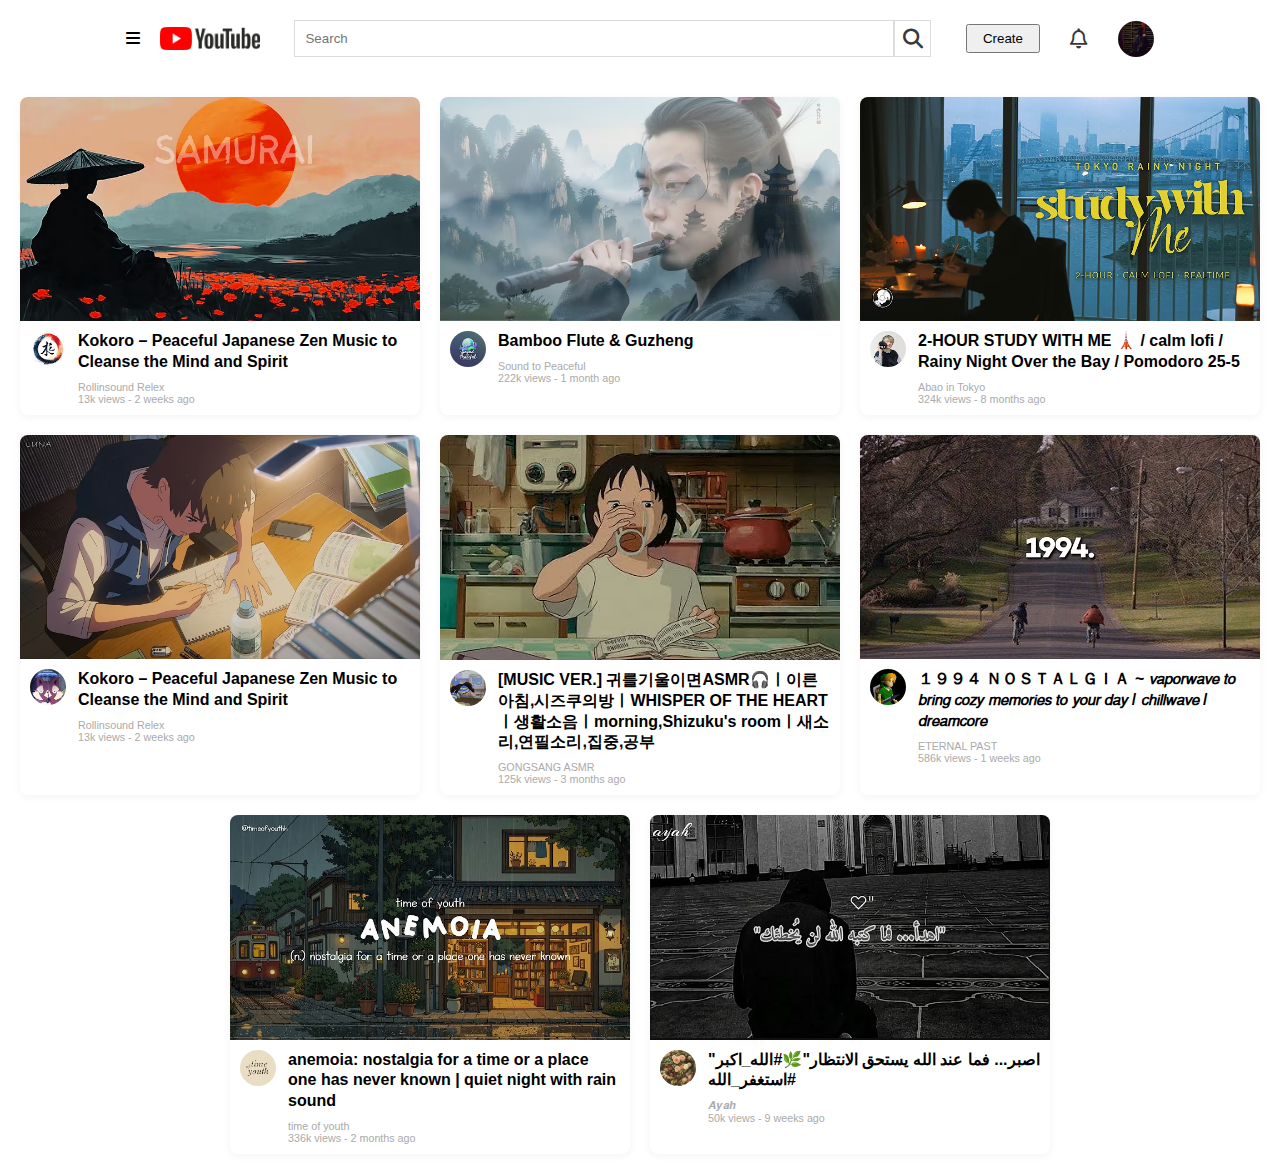
<file: Youtube_Clone/index.html>
<!DOCTYPE html>
<html lang="en">
<head>
    <meta charset="UTF-8">
    <meta name="viewport" content="width=device-width, initial-scale=1.0">
    <title>Youtube-basic-clone</title>
    <link rel="stylesheet" href="style.css">
    <link rel="stylesheet" href="https://cdnjs.cloudflare.com/ajax/libs/font-awesome/6.7.2/css/all.min.css"/>
</head>
<body>


<nav class="nav-container">
    <div class="left-nav">
      <i class="fa-solid fa-bars"></i>
      <img src="image/logo.png" alt="youtube">
    </div>

    <div class="centar-nav">
      <input type="text" placeholder="Search">
      <i class="fa-solid fa-magnifying-glass"></i>
    </div>

    <div class="right-nav">
      <button>Create</button>
      <i class="fa-regular fa-bell"></i>
      <img src="image/20.jpg" alt="profile">
    </div>
</nav>


    <div class="video_container">
  <div class="vide-file">
    <a href="https://www.youtube.com/watch?v=7FpmtutfpN4" target="_blank">
    <div class="image_div">
      <img src="image/02.avif" alt="0">
    </div>
    <div class="main_flex">
      <div class="profile">
        <img src="image/03.jpg" alt="0">
      </div>
      <div class="video_header_div">
        <h3>Kokoro – Peaceful Japanese Zen Music to Cleanse the Mind and Spirit</h3>
        <h6>Rollinsound Relex <br>
          13k views - 2 weeks ago
        </h6>
      </div>
    </div>
    </a>
  </div>

  <div class="vide-file">
    <a href="https://www.youtube.com/watch?v=pcELgnqTbxQ" target="_blank">
    <div class="image_div">
      <img src="image/04.avif" alt="0">
    </div>
    <div class="main_flex">
      <div class="profile">
        <img src="image/05.jpg" alt="0">
      </div>
      <div class="video_header_div">
        <h3>Bamboo Flute & Guzheng</h3>
        <h6>Sound to Peaceful <br>
          222k views - 1 month ago
        </h6>
      </div>
    </div>
    </a>
  </div>

  <div class="vide-file">
    <a href="https://www.youtube.com/watch?v=LMYK048DRVE" target="_blank">
    <div class="image_div">
      <img src="image/06.avif" alt="0">
    </div>
    <div class="main_flex">
      <div class="profile">
        <img src="image/07.jpg" alt="0">
      </div>
      <div class="video_header_div">
        <h3>2-HOUR STUDY WITH ME 🗼 / calm lofi / Rainy Night Over the Bay / Pomodoro 25-5</h3>
        <h6>Abao in Tokyo <br>
          324k views - 8 months ago
        </h6>
      </div>
    </div>
    </a>
  </div>

  <div class="vide-file">
    <a href="https://www.youtube.com/watch?v=cu959m5z07Q&t=3329s" target="_blank">
    <div class="image_div">
      <img src="image/08.avif" alt="0">
    </div>
    <div class="main_flex">
      <div class="profile">
        <img src="image/09.jpg" alt="0">
      </div>
      <div class="video_header_div">
        <h3>Kokoro – Peaceful Japanese Zen Music to Cleanse the Mind and Spirit</h3>
        <h6>Rollinsound Relex <br>
          13k views - 2 weeks ago
        </h6>
      </div>
    </div>
    </a>
  </div>

  <div class="vide-file">
    <a href="https://www.youtube.com/watch?v=dD3EC_Eo2-s" target="_blank">
    <div class="image_div">
      <img src="image/12.avif" alt="0">
    </div>
    <div class="main_flex">
      <div class="profile">
        <img src="image/13.jpg" alt="0">
      </div>
      <div class="video_header_div">
        <h3>[MUSIC VER.] 귀를기울이면ASMR🎧ㅣ이른아침,시즈쿠의방ㅣWHISPER OF THE HEARTㅣ생활소음ㅣmorning,Shizuku's roomㅣ새소리,연필소리,집중,공부</h3>
        <h6>GONGSANG ASMR <br>
          125k views - 3 months ago
        </h6>
      </div>
    </div>
    </a>
  </div>

  <div class="vide-file">
    <a href="https://www.youtube.com/watch?v=3wLDG3xXSzc" target="_blank">
    <div class="image_div">
      <img src="image/14.avif" alt="0">
    </div>
    <div class="main_flex">
      <div class="profile">
        <img src="image/15.jpg" alt="0">
      </div>
      <div class="video_header_div">
        <h3>１９９４ ＮＯＳＴＡＬＧＩＡ ~ 𝘷𝘢𝘱𝘰𝘳𝘸𝘢𝘷𝘦 𝘵𝘰 𝘣𝘳𝘪𝘯𝘨 𝘤𝘰𝘻𝘺 𝘮𝘦𝘮𝘰𝘳𝘪𝘦𝘴 𝘵𝘰 𝘺𝘰𝘶𝘳 𝘥𝘢𝘺 / 𝘤𝘩𝘪𝘭𝘭𝘸𝘢𝘷𝘦 / 𝘥𝘳𝘦𝘢𝘮𝘤𝘰𝘳𝘦</h3>
        <h6>ETERNAL PAST <br>
          586k views - 1 weeks ago
        </h6>
      </div>
    </div>
    </a>
  </div>

  <div class="vide-file">
    <a href="https://www.youtube.com/watch?v=Zj3v9C3egW0" target="_blank">
    <div class="image_div">
      <img src="image/16.avif" alt="0">
    </div>
    <div class="main_flex">
      <div class="profile">
        <img src="image/17.jpg" alt="0">
      </div>
      <div class="video_header_div">
        <h3>anemoia: nostalgia for a time or a place one has never known | quiet night with rain sound</h3>
        <h6>time of youth <br>
          336k views - 2 months ago
        </h6>
      </div>
    </div>
    </a>
  </div>

  <div class="vide-file">
    <a href="https://www.youtube.com/watch?v=XmFnN38-AVY" target="_blank">
    <div class="image_div">
      <img src="image/18.avif" alt="0">
    </div>
    <div class="main_flex">
      <div class="profile">
        <img src="image/19.jpg" alt="0">
      </div>
      <div class="video_header_div">
        <h3>"اصبر... فما عند الله يستحق الانتظار"🌿#الله_اكبر #استغفر_الله </h3>
        <h6>𝑨𝒚𝒂𝒉 <br>
          50k views - 9 weeks ago
        </h6>
      </div>
    </div>
    </a>
  </div>

</div>

</body>
</html>
</file>
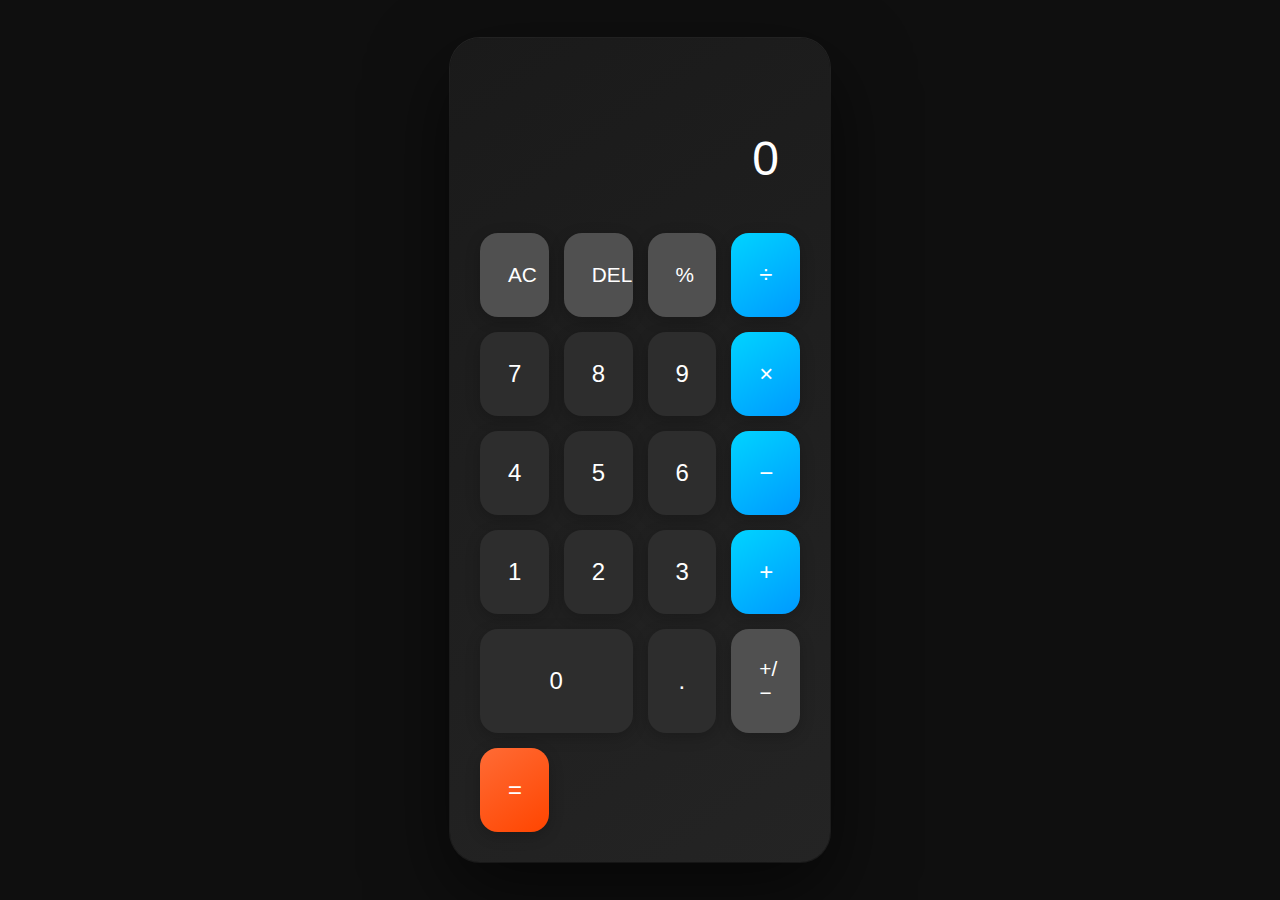
<file: calculator/main.html>
<!DOCTYPE html>
<html lang="en">
<head>
    <meta charset="UTF-8">
    <meta name="viewport" content="width=device-width, initial-scale=1.0">
    <title>Calculator</title>
    <style>
        * {
            margin: 0;
            padding: 0;
            box-sizing: border-box;
        }

        body {
            font-family: -apple-system, BlinkMacSystemFont, 'Segoe UI', Roboto, Oxygen, Ubuntu, Cantarell, sans-serif;
            display: flex;
            justify-content: center;
            align-items: center;
            min-height: 100vh;
            background: #0f0f0f;
            padding: 20px;
        }

        .calculator {
            background: linear-gradient(145deg, #1a1a1a, #242424);
            border-radius: 30px;
            box-shadow: 0 30px 80px rgba(0, 0, 0, 0.6),
                        0 0 0 1px rgba(255, 255, 255, 0.1);
            overflow: hidden;
            width: 380px;
            padding: 30px;
        }

        .display-container {
            margin-bottom: 25px;
            padding: 20px;
            min-height: 140px;
            display: flex;
            flex-direction: column;
            justify-content: flex-end;
            align-items: flex-end;
        }

        .previous-operand {
            color: #888;
            font-size: 1.2em;
            margin-bottom: 10px;
            min-height: 30px;
            letter-spacing: 0.5px;
        }

        .display {
            color: #fff;
            font-size: 3em;
            font-weight: 300;
            text-align: right;
            word-wrap: break-word;
            word-break: break-all;
            letter-spacing: 1px;
            line-height: 1.2;
        }

        .buttons {
            display: grid;
            grid-template-columns: repeat(4, 1fr);
            gap: 15px;
        }

        button {
            border: none;
            border-radius: 18px;
            padding: 28px;
            font-size: 1.5em;
            cursor: pointer;
            transition: all 0.2s ease;
            font-weight: 400;
            box-shadow: 0 4px 15px rgba(0, 0, 0, 0.2);
            position: relative;
            overflow: hidden;
        }

        button::before {
            content: '';
            position: absolute;
            top: 50%;
            left: 50%;
            width: 0;
            height: 0;
            border-radius: 50%;
            background: rgba(255, 255, 255, 0.1);
            transform: translate(-50%, -50%);
            transition: width 0.4s, height 0.4s;
        }

        button:active::before {
            width: 300px;
            height: 300px;
        }

        button:active {
            transform: scale(0.96);
        }

        .number {
            background: #2d2d2d;
            color: #fff;
        }

        .number:hover {
            background: #383838;
            box-shadow: 0 6px 20px rgba(0, 0, 0, 0.4);
        }

        .operator {
            background: linear-gradient(145deg, #00d4ff, #0099ff);
            color: #fff;
            font-weight: 500;
        }

        .operator:hover {
            background: linear-gradient(145deg, #00e6ff, #00aaff);
            box-shadow: 0 6px 25px rgba(0, 180, 255, 0.5);
        }

        .function {
            background: #505050;
            color: #fff;
            font-size: 1.3em;
        }

        .function:hover {
            background: #606060;
            box-shadow: 0 6px 20px rgba(0, 0, 0, 0.4);
        }

        .equals {
            background: linear-gradient(145deg, #ff6b35, #ff4500);
            color: #fff;
            font-weight: 500;
        }

        .equals:hover {
            background: linear-gradient(145deg, #ff7b45, #ff5510);
            box-shadow: 0 6px 25px rgba(255, 75, 0, 0.5);
        }

        .zero {
            grid-column: span 2;
        }

        @media (max-width: 500px) {
            .calculator {
                width: 100%;
                max-width: 380px;
            }

            .display {
                font-size: 2.5em;
            }

            button {
                padding: 22px;
                font-size: 1.3em;
            }
        }
    </style>
</head>
<body>
    <div class="calculator">
        <div class="display-container">
            <div class="previous-operand" id="previousOperand"></div>
            <div class="display" id="display">0</div>
        </div>
        <div class="buttons">
            <button class="function" onclick="clearDisplay()">AC</button>
            <button class="function" onclick="deleteLast()">DEL</button>
            <button class="function" onclick="percentage()">%</button>
            <button class="operator" onclick="appendOperator('/')">÷</button>
            
            <button class="number" onclick="appendNumber('7')">7</button>
            <button class="number" onclick="appendNumber('8')">8</button>
            <button class="number" onclick="appendNumber('9')">9</button>
            <button class="operator" onclick="appendOperator('*')">×</button>
            
            <button class="number" onclick="appendNumber('4')">4</button>
            <button class="number" onclick="appendNumber('5')">5</button>
            <button class="number" onclick="appendNumber('6')">6</button>
            <button class="operator" onclick="appendOperator('-')">−</button>
            
            <button class="number" onclick="appendNumber('1')">1</button>
            <button class="number" onclick="appendNumber('2')">2</button>
            <button class="number" onclick="appendNumber('3')">3</button>
            <button class="operator" onclick="appendOperator('+')">+</button>
            
            <button class="number zero" onclick="appendNumber('0')">0</button>
            <button class="number" onclick="appendNumber('.')">.</button>
            <button class="function" onclick="toggleSign()">+/−</button>
            <button class="equals" onclick="calculate()">=</button>
        </div>
    </div>

    <script>
        let display = document.getElementById('display');
        let previousOperand = document.getElementById('previousOperand');
        let currentInput = '0';
        let operator = '';
        let previousInput = '';
        let shouldResetDisplay = false;

        function updateDisplay() {
            display.textContent = formatNumber(currentInput);
            if (operator && previousInput) {
                previousOperand.textContent = `${formatNumber(previousInput)} ${getOperatorSymbol(operator)}`;
            } else {
                previousOperand.textContent = '';
            }
        }

        function formatNumber(num) {
            if (num === 'Error') return num;
            const parts = num.toString().split('.');
            parts[0] = parts[0].replace(/\B(?=(\d{3})+(?!\d))/g, ',');
            return parts.join('.');
        }

        function getOperatorSymbol(op) {
            const symbols = {
                '+': '+',
                '-': '−',
                '*': '×',
                '/': '÷'
            };
            return symbols[op] || op;
        }

        function appendNumber(num) {
            if (currentInput === 'Error') {
                currentInput = '0';
            }
            
            if (shouldResetDisplay) {
                currentInput = num;
                shouldResetDisplay = false;
            } else {
                if (currentInput === '0' && num !== '.') {
                    currentInput = num;
                } else if (num === '.' && currentInput.includes('.')) {
                    return;
                } else {
                    currentInput += num;
                }
            }
            updateDisplay();
        }

        function appendOperator(op) {
            if (currentInput === 'Error') return;
            
            if (operator !== '' && previousInput !== '' && !shouldResetDisplay) {
                calculate();
            }
            operator = op;
            previousInput = currentInput;
            shouldResetDisplay = true;
            updateDisplay();
        }

        function calculate() {
            if (operator === '' || previousInput === '' || currentInput === 'Error') return;
            
            let prev = parseFloat(previousInput.replace(/,/g, ''));
            let current = parseFloat(currentInput.replace(/,/g, ''));
            let result;

            switch(operator) {
                case '+':
                    result = prev + current;
                    break;
                case '-':
                    result = prev - current;
                    break;
                case '*':
                    result = prev * current;
                    break;
                case '/':
                    result = current !== 0 ? prev / current : 'Error';
                    break;
                default:
                    return;
            }

            if (result !== 'Error') {
                result = Math.round(result * 100000000) / 100000000;
            }

            currentInput = result.toString();
            operator = '';
            previousInput = '';
            shouldResetDisplay = true;
            updateDisplay();
        }

        function clearDisplay() {
            currentInput = '0';
            operator = '';
            previousInput = '';
            shouldResetDisplay = false;
            updateDisplay();
        }

        function deleteLast() {
            if (currentInput === 'Error' || currentInput === '0') {
                currentInput = '0';
                updateDisplay();
                return;
            }
            
            let unformatted = currentInput.replace(/,/g, '');
            if (unformatted.length > 1) {
                currentInput = unformatted.slice(0, -1);
            } else {
                currentInput = '0';
            }
            updateDisplay();
        }

        function toggleSign() {
            if (currentInput === '0' || currentInput === 'Error') return;
            currentInput = (parseFloat(currentInput.replace(/,/g, '')) * -1).toString();
            updateDisplay();
        }

        function percentage() {
            if (currentInput === 'Error') return;
            currentInput = (parseFloat(currentInput.replace(/,/g, '')) / 100).toString();
            updateDisplay();
        }
    </script>
</body>
</html>
</file>
<file: design-basic-webside/style.css>
*{
    font-family: Arial;
    padding: 0px;
    margin: 0px;
}
.nav-all{
    display: flex;
    justify-content: space-between;
    align-items: center;
    padding: 15px 5%;
    border: 1px solid black;
    border-radius: 7px;
    border: none;
    background-color: rgb(0,0,0);
    
}

a{
    text-decoration: none;
    color: white;
}

ul{
    list-style: none;
    display: flex;
    gap: 30px;
    padding: 9px 15px;
    border: 1px solid black;
    border-radius: 5px;
    border: none;
}

li{
    display: inline-block;
}

.button{
    color: white;
    padding: 9px 25px;
    background-color: rgb(30,144,255);
    border: none;
    border-radius: 50px;
    cursor: pointer;
    transition: all 0.3s ease 0s;
}

.logo{
    font-size: 20px;
    color: white;
    cursor: pointer;
}

.h1{
    display: flex;
    justify-content: center;
    margin-top: 50px;
}

.p1{
    padding-top: 25px;
    font-size: 10px;
    text-align: center;
    margin: 0px 150px;
}

.contaner{
    margin-top: 30px;
    margin: 20px;
    padding-left: 52px;   
}

.box {
  border-radius: 5px;
  display: inline-block;
  width: 200px;
  height: 200px;
  background-color: lightblue;
  margin: 5px;
  text-align: center;
  line-height: 200px;
  
}

footer{
    border: 1px solid black;
    border: none;
    border-radius: 5px;
    background-color: black;
    color: white;
    width: 100%;
    height: 300px;
    display: flex;
    justify-content: center;
    align-items: center;

}
</file>
<file: js_project_01/style.css>
* {
  margin: 0;
  padding: 0;
  box-sizing: border-box;
  font-family: Arial, sans-serif;
}

body {
  background: #f0f0f0;
}

.navbar {
  display: flex;
  justify-content: space-between;
  align-items: center;
  background-color: #2c3e50;
  padding: 15px 30px;
  color: white;
}

.nav-left {
  font-size: 24px;
  font-weight: bold;
}

.nav-center a {
  margin: 0 15px;
  text-decoration: none;
  color: white;
  font-weight: 500;
}

.nav-right button {
  margin-left: 10px;
  padding: 6px 12px;
  border: none;
  background-color: #2980b9;
  color: white;
  border-radius: 4px;
  cursor: pointer;
  transition: 0.3s;
}

.nav-right button:hover {
  background-color: #3498db;
}

.modal {
  display: none;
  position: fixed;
  z-index: 999;
  left: 0;
  top: 0;
  width: 100%;
  height: 100%;
  background-color: rgba(0,0,0,0.5);
}

.modal-content {
  background-color: white;
  margin: 10% auto;
  padding: 30px;
  width: 350px;
  border-radius: 10px;
  position: relative;
  box-shadow: 0 5px 15px rgba(0,0,0,0.3);
}

.modal-content input {
  width: 100%;
  margin: 10px 0;
  padding: 10px;
  border-radius: 5px;
  border: 1px solid #ccc;
}

.modal-content button {
  width: 100%;
  padding: 10px;
  background-color: #27ae60;
  color: white;
  border: none;
  border-radius: 5px;
  cursor: pointer;
}

.modal-content button:hover {
  background-color: #2ecc71;
}

.close {
  position: absolute;
  top: 10px;
  right: 15px;
  font-size: 22px;
  color: #aaa;
  cursor: pointer;
}

.close:hover {
  color: #333;
}
</file>
<file: Modern Website/style.css>
@import url('https://fonts.googleapis.com/css2?family=Poppins:ital,wght@0,100;0,200;0,300;0,400;0,500;0,600;0,700;0,800;0,900;1,100;1,200;1,300;1,400;1,500;1,600;1,700;1,800;1,900&family=Roboto:ital,wght@0,100..900;1,100..900&display=swap');

*{
    padding: 0px;
    margin: 0px;
    box-sizing: border-box;
}

:root{
    --primary-text-color: #183b56;
    --secondary-text-color: #577592;
    --accent-color: #2294ed;
    --accent-color-dark: #1d69a3;
    --padding-inline-section: 20px;
}

body{
    font-family: 'poppins', sans-serif;
    color: var(--primary-text-color);
}

h1{
    font-size: 3rem;
}

h2{
    font-size: 2rem;
}

h3{
    font-size: 1.5rem;
}

p{
    font-family: 'Roboto', sans-serif;
    font-size: 1rem;
    color: var(--secondary-text-color);
    line-height: 1.8rem;
}

a{
    text-decoration: none;
    display: inline-block;
}

ul{
    list-style: none;
}

.small-bold-text{
    font-size: 1rem;
    font-weight: 500;
}

.container{
    max-width: 1180px;
    margin-inline: auto;
    padding-inline: var(--padding-inline-section);
}

.flex {
    display: flex;
    align-items: center;
}

.top-banner{
    background-color: #4fb3d4;
}

.banner-text{
    color: white;
    padding: 15px 30px;
    text-align: center;
}

.company-logo img {
    width: 50px;
}

.main-nav{
    margin-top: 20px;
    justify-content: space-between;
}

.nav-links ul{
    justify-content: end;
    gap: 40px;
}

.nav-links{
    flex-basis: 730px;
}

.hover-links{
    color: var(--primary-text-color);
    transition: 0.2s ease-out;
}

.hover-links:hover{
    color: var(--accent-color);
}

.primary-button{
    border-radius: 6px;
    background-color: var(--accent-color);
    font-weight: 500;
    color: white !important;
    padding: 12px 24px;
    box-shadow: 0 0 2px var(--secondary-text-color);
    transition: 0.2s ease-out;
}

.primary-button:hover{
    background-color: var(--accent-color-dark);
}

.secondary-button{
    border: 0.5px solid var(--secondary-text-color);
    border-radius: 6px;
    font-weight: 500;
    color: var(--primary-text-color) !important;
    padding: 12px 24px;
    transition: 0.2s ease-out;
}

.secondary-button:hover{
    border-color: var(--accent-color);
    color: var(--accent-color) !important;
}

/* Header Section */

header{
    padding: 50px var(--padding-inline-section);
}

.header-section {
    justify-content: center;
    gap: 50px;
}

.header-left h1{
    margin-top: 20px;
}

.header-right img{
    width: 400px;
    border-radius: 50px;
}

.get-started-btn{
    margin-top: 20px;
}

/* Header Section */

.companies-header{
    text-align: center;
    margin-block: 30px;
    color: var(--primary-text-color);
}

.logos{
    justify-content: space-between;
}
.logo{
    height: 40px;
}

/* Features Section */

.features-header{
    text-align: center;
}

.features-section{
    padding: 80px var(--padding-inline-section) 0;
}

.features-header h2{
    margin-bottom: 20px;
}

.features-card img{
    height: 45px;
    border-radius: 20px;
}

.features-area{
    flex-wrap: wrap;
    justify-content: space-between;
    gap: 40px;
    margin-top: 20px;
}

.features-card{
    flex-direction: column;
    gap: 15px;
    max-width: 30%;
    text-align: center;
}

/* big-Features Section */

.big-features-section{
    padding: 35px var(--padding-inline-section) 0;
}

.big-feature-container{
    gap: 60px;
}

.feature-img-left img{
    width: 85%;
    border-radius: 20px;
}

.features-doc-right{
    flex-direction: column;
    align-items: flex-start;
}

/* example-Features Section */

.features-header-example{
   flex-direction: column;
   gap: 20px;
   margin-top: 50px;
}

.example-area{
    justify-content: space-between;
    margin-block: 30px;
}

.example-card{
    width: 23%;
    position: relative;
    min-height: 300px;
    background: black;
    background-image:url(image/12.jpg);
    border-radius: 20px;

}

.card-text{
    position: absolute;
    bottom: 20px;
    left: 20px;
    right: 20px;
    color: white;
}


.cta-section{
    background-color: var(--primary-text-color);
    flex-direction: column;
    gap: 30px;
    padding-block: 50px;
}

.cta-section h2{
    color: white;
}

.link-column{
    flex-direction: column;
    align-items: flex-start;
    gap: 20px;

}

.footer-container{
    align-items: flex-start;
    justify-content: space-between;
}

footer{
    padding-block: 80px;
    background-color: #ebf2fa;
}
</file>
<file: portfolio-my-design/style.css>
@import url('https://fonts.googleapis.com/css2?family=Poppins:ital,wght@0,100;0,200;0,300;0,400;0,500;0,600;0,700;0,800;0,900;1,100;1,200;1,300;1,400;1,500;1,600;1,700;1,800;1,900&family=Roboto:ital,wght@0,100..900;1,100..900&display=swap');
*{
    margin: 0px;
    padding: 0px;
    box-sizing: border-box;
}

body{
    font-family: 'poppins', sans-serif;
}
/* Nav-Container */
.nav-container{
    display: flex;
    border-radius: 5px;
    justify-content: center;
    align-items: center;
    justify-content: space-between;
    padding: 20px 150px 20px 150px;
    background-color: #fff;
    box-shadow: 0 2px 4px rgba(0,0,0,0.1);
    font-family: 'poppins', sans-serif;
    
}

.left-side{
    font-size: 30px;
}

a{
    text-decoration: none;
    color: black;
}
.right-side{
    font-size: 18px;
}

ul{
    display: flex;
    flex-direction: row;
    gap: 30px;
    list-style: none;
}

/* main-Header*/
.main-header{
    padding-left: 150px;
    padding-right: 150px;
    margin-top: 20px;
    display: flex;
    justify-content: center;
    align-items: center;
    justify-content: space-around;
}

.main-header h1{
    font-size: 25px;
}

.main-header p{
    font-size: 18px;
    margin-top: 20px;
}

/* Section-01*/
.section-container-1{
    color: #fff;
    height: 600px;
    background-color: #778899;
    display: flex;
    flex-direction: column;
    justify-content: center;
    text-align: center;
    align-items: center;
    
}

.section-container-1 p{
    width: 900px;
}

/* Section-02*/

.section-container-2{
    color: #141C3A;
    background-color: #fff;
    width: 1450px;
    margin: auto;
    margin-top: -150px;
    display: flex;
    gap: 30px;
    text-align: center;
    justify-content: center;
    padding: 70px 45px 70px 45px;
    border-radius: 20px;
    box-shadow: 0 0 10px rgba(0, 0, 0, 0.1);
    
}

.card-text-1{
    width: 400px;
}

.card-text-2{

    padding-top: 70px;
    padding-bottom: 8px;
}

.card-text-3{
    padding-top: 70px;
    padding-bottom: 8px;
}

.section-div-1{
    padding-block:70px 70px ;
    border: 1px solid rgb(236, 235, 235);
    border-radius: 25px;
    box-shadow: 0 0 10px rgba(0, 0, 0, 0.01);

}

.section-div-2{
    padding-block:70px 70px ;
    border: 1px solid rgb(236, 235, 235);
    border-radius: 25px;
    box-shadow: 0 0 10px rgba(0, 0, 0, 0.01);
}

.section-div-3{
    padding-block:70px 70px ;
    border: 1px solid rgb(236, 235, 235);
    border-radius: 25px;
    box-shadow: 0 0 10px rgba(0, 0, 0, 0.01);
}

/* Section-03*/

.section-top{
    margin-top: 150px;
    text-align: center;
    padding-bottom: 80px;
}

.section-top h1{
    padding-bottom: 25px;
}

.section-centar{
    width: 1450px;
    margin: auto;
    display: flex;
    flex-wrap: wrap;
    justify-content: center;
    align-items: center;
    justify-content: space-between;
    gap: 25px;
    
}

.section-3-img{
    border: 1px solid rgb(236, 235, 235);
    width: 450px;
    height: 320px;
    border-radius: 25px;

}

.section-button{
    display: flex;
    justify-content: center; 
    align-items: center;    
}

/* Section-04*/

.section-container-4{
    width: 1450px;
    margin: auto;
    display: flex;
    flex-direction: column;
    justify-content: center;
    align-items: center;
    justify-content: space-between;
}

.section-top-headline {
    margin-top: 150px;
    margin-bottom: 100px;
    width: 500px;
    font-size: 20px;
    font-weight: 500;
    text-align: center;
}

.section-buttom-logo{
    
    text-align: center;
    display: flex;
    flex-wrap: wrap;
    justify-content: space-between;
}

.section-buttom-logo img {
    width: 300px;      
}


/* Section-05*/
.section-container-5{
    color: #fff;
    height: 500px;
    background-color: #778899;
    display: flex;
    flex-direction: column;
    justify-content: center;
    text-align: center;
    align-items: center;
    
}

.section-container-5 p{
    width: 700px;
}

/* Section-06*/

.section-container-5-main-card{
    border: none;
    width: 1450px;
    margin: auto;
    margin-top: -150px;
    display: flex;
    justify-content: center;
    align-items: center;
    flex-wrap: wrap;
    gap: 49px;
    
    
}

.card-text{
    width: 450px;
    padding: 10px;
    display: flex;
    flex-direction: column;
    justify-content: center;
    align-items: center;
    border: none;
    background-color: #fff;
    box-shadow: 0 0 10px rgba(0, 0, 0, 0.1);
    border-radius: 20px;
}

.card-logo{
    padding: 5px 10px 5px 10px;
    border: 1px solid black;
    display: flex;
    justify-content: center;
    align-items: center;
    gap: 12px;
    
}

.card-text img{
    width: 180px;
    height: 80px;
}
/* Section-07*/

.section-container-7{
    display: flex;
    flex-direction: column;
    justify-content: center;
    align-items: center;
}

.section-header-7{
    margin-top: 100px;
    margin-bottom: 100px;
    text-align: center;
}

.section-img-7{
    text-align: center;
    width: 800px;
}

.section-img-7 img{
    width: 100px;
}

/* Section-08*/

.section-container-8 {
    border-radius: 20px;
    width: 1450px;
    height: 200px;
    margin: auto;
    color: #fff;
    background-color: #141C3A;
    display: flex;
    justify-content: center;
    align-items: center;
    margin-top: 100px;
    margin-bottom: 50px;
}

.row-content {
    display: flex;
    flex-direction: row;
    align-items: center;
    justify-content: center;
    gap: 150px; /* space between items */
    text-align: center;
}

.row-content p {
    max-width: 450px;
}

.row-content button {
    padding: 15px 50px;
    font-size: 18px;
    border-radius: 20px;
    border: none;
    background-color: #778899;
    color: white;
}

/* Section-09*/
 .section-container-9{
    color: #fff;
    width: 100%;
    height: 400px;
    background-color: #778899;
    display: flex;
    flex-direction: column;
    justify-content: center;
    align-items: center;
 }

 .footer-main{
    display: flex;
    flex-direction: column;
    justify-content: center;
    align-items: center;
    
 }

 .footer-main i{
    padding-top: 40px;
    font-size: 25px;
 }
</file>
<file: Tractor Company Site/style.css>
@import url("https://fonts.googleapis.com/css2?family=Fira+Sans:ital,wght@0,100;0,200;0,300;0,400;0,500;0,600;0,700;0,800;0,900;1,100;1,200;1,300;1,400;1,500;1,600;1,700;1,800;1,900&display=swap");

* {
  margin: 0;
  padding: 0;
  box-sizing: border-box;
  font-family: "Fira Sans", sans-serif;
  text-decoration: none;
  list-style: none;
}

body {
  max-width: 1900px;
  margin: auto;
}

.headerTop {
  height: 40px;
  width: 100%;
  background-color: #2c2c2c;
}

.headerTop ul {
  height: 100%;
  display: flex;
  align-items: center;
  justify-content: space-evenly;
}
.headerTop ul li a {
  color: #fff;
  background-color: #ff121200;
  padding: 10px 10px;
  transition: 0.3s;
}
.headerTop ul li a:hover {
  background-color: #405596;
}

/* ------header top responsive--- */
@media screen and (max-width: 600px) {
  .headerTop ul li:nth-child(1),
  .headerTop ul li:nth-child(2),
  .headerTop ul li:nth-child(3),
  .headerTop ul li:nth-child(4),
  .headerTop ul li:nth-child(5),
  .headerTop ul li:nth-child(8) {
    display: none;
  }
}
@media screen and (min-width: 601px) and (max-width: 1200px) {
  .headerTop ul li:nth-child(2),
  .headerTop ul li:nth-child(3),
  .headerTop ul li:nth-child(4),
  .headerTop ul li:nth-child(5),
  .headerTop ul li:nth-child(8) {
    display: none;
  }
}

@media screen and (max-width: 600px) {
  .headerTop {
    display: none;
  }
}

/* -----header Main----- */
.headerMain .logo a img {
  width: 300px;
}
.headerMain {
  height: 80px;
  width: 100%;
  display: flex;
  align-items: center;
  justify-content: space-around;
  background-color: #405596;
  position: sticky;
  top: 0;
  z-index: 100;
  position: sticky;
}
.nav ul li a {
  color: #fff;
  font-size: 1.2rem;

  padding: 10px 15px;
  background-color: #2c2c2c00;
  transition: 0.3s;
}
.nav ul {
  display: flex;
  align-items: center;
  justify-content: center;
  gap: 40px;
}

.nav ul li a:hover {
  background-color: #fff;
  color: #405596;
}

.nav ul li .active {
  background-color: #fff;
  color: #405596;
}
/* ----icon---- */
.headerIcons {
  display: flex;
  align-items: center;
  justify-content: center;
  gap: 20px;
}

.bx-search{
  padding-top: 14px;
}
.headerIcons a {
  color: #fff;
  height: 50px;
  width: 50px;
  background-color: #2c2c2cd5;
  text-align: center;
  padding-right: 3px;
  line-height: 52px;
  border-radius: 50%;
  font-size: 1.5rem;
  transition: 0.5s;
}

.headerIcons a:hover {
  background-color: #fff;
  color: #405596;
}

.headerIcons a:nth-child(4) {
  display: none;
}

/* ------------ */
@media screen and (max-width: 1350px) {
  .headerMain .nav,
  .headerIcons a:nth-child(3) {
    display: none;
  }
  .headerIcons a:nth-child(4) {
    display: block;
  }

  .headerIcons a {
    height: 40px;
    width: 40px;
    line-height: 40px;
    font-size: 1rem;
  }
}

@media screen and (max-width: 600px) {
  .headerMain .logo a img {
    width: 200px;
  }
  .headerMain {
    height: 45px;
  }
  .headerIcons a {
    height: 30px;
    width: 30px;
    line-height: 32px;
    font-size: 1rem;
  }

  .headerIcons a:nth-child(4) {
    display: block;
  }
}

/* --------------------------------- */

.hero {
  height: 350px;
  position: relative;
}
.hero img {
  height: 100%;
  width: 100%;
  object-fit: cover;
}

.sliderIcon {
  position: absolute;
  top: 40%;
  left: 50%;
  transform: translate(-50%, -50%);
  height: 100%;
  width: 100%;
  display: flex;
  align-items: center;
  justify-content: space-between;
  padding: 10px;
}

.sliderIcon i {
  font-size: 4rem;
  background-color: #ffffff50;
  padding: 20px 5px;
  color: #2c2c2c;
  border-radius: 2px;
  transition: 0.5s;
}

.sliderIcon i:hover {
  background-color: #fff;
}

@media screen and (max-width: 1250px) {
  .sliderIcon i {
    font-size: 2rem;
    background-color: #c4ccff;
  }
}

/* -------------------------------------------- */

.most-parent-div {
  display: flex;
  justify-content: center;
  flex-wrap: wrap;
  color: #2c2c2c;
  padding: 20px 0;
}

h2 {
  width: 100%;
  text-align: center;
  font-size: 2rem;
  color: #2c2c2c;
  padding: 10px;
}

.most-popular-section {
  padding: 10px;
  background-color: #f1f1f1;
}

.most-popular-left img {
  width: 200px;
  height: 130px;
}
.most-popular-box {
  display: flex;
  align-items: center;
  justify-content: center;
  padding: 50px;
}

.most-popular-right {
  height: 100%;
  max-width: 300px;
}

/* .most-popular-box:nth-child(2){
  border-left: 1px solid #b3b3b3;
  border-right: 1px solid #b3b3b3;
} */

.most-popular-right h3 {
  padding: 10px 0;
}

.ratting {
  padding: 10px 0;
  color: #405596;
}

button {
  padding: 10px 20px;
  border: none;
  background-color: #405596;
  color: #fff;
  display: flex;
  align-items: center;
  justify-content: center;
  gap: 10px;
  cursor: pointer;
  font-size: 1.2rem;
}

button:hover {
  background-color: #2c2c2c;
}

.most-popular-box {
  flex: 33.33%;
  max-width: 100%;
  padding: 20px;
  box-shadow: 0 0 10px #0040ff53;
}

.most-popular-right h3 {
  font-size: 1.5rem;
}
.most-popular-right h4 {
  font-size: 1.1rem;
  padding: 10px 0 5px 0;
}

@media screen and (max-width: 960px) {
  .most-popular-box {
    flex: 100%;
    max-width: 100%;
    margin: 20px;
    border-radius: 10px;
  }
  /* .most-popular-box:nth-child(2){
  border: none;
  } */
}

/* -------------------------------------------------------------- */
/* -------------------------------------------------------------- */
/* -------------------------------------------------------------- */

/* ------------------------------------ */
.card img {
  height: 200px;
  width: 300px;
  object-fit: cover;
}

.card,
.tractorInfo {
  display: flex;
  flex-direction: column;
}
.card {
  height: 400px;
  max-width: 300px;
  background: linear-gradient(-25deg, #c2daff 0%, #fffdcd00 100%);
  border-radius: 10px;
  box-shadow: 0 4px 8px #0000004d;
  margin: 10px;
}
.tractorInfo {
  padding: 20px;
}

.flex-card {
  display: flex;
  flex-wrap: wrap;
  align-items: center;
  justify-content: center;
  gap: 30px;
}

@media screen and (max-width: 680px) {
  .card {
    flex: 100%;
    max-width: 90%;
  }
  .card img,
  .tractorInfo {
    padding-left: 80px;
  }
}

.our-tractors h2 {
  padding: 40px 0;
}

.veiw-more {
  width: 100%;
  height: 30px;
  text-align: center;
  background-color: #c0cae7;
  line-height: 30px;
  cursor: pointer;
  transition: 0.3s;
}

.veiw-more:hover {
  background-color: #2c2c2ccc;
  color: #f1f1f1;
}

.our-tractors .load-more-btn {
  margin: 30px;
  display: flex;
  justify-content: center;
}

.our-tractors .load-more-btn button {
  padding: 10px 40px;
}

.card:hover {
  box-shadow: 0 0 10px #1904ff;
  cursor: pointer;
}

/* ----------------------------------- */
/* ----------------------------------- */
/* ----------------------------------- */

.testimonial img {
  height: 100px;
  width: 100px;
  object-fit: cover;
  border-radius: 50%;
}

.testimonial {
  width: 400px;
  box-shadow: 0 0 10px #405596;
  border-radius: 10px;
  text-align: center;
  padding: 20px;
}

.testi-info {
  display: flex;
  flex-direction: column;
}

.testimonials-flex {
  display: flex;
  justify-content: center;
  gap: 30px;
  flex-wrap: wrap;
  padding: 20px 0;
}

.testimonial-section {
  background: linear-gradient(#8295ff2f, #fcffcbf0, #d3d3d348);
  padding: 30px;
  color: #2c2c2c;
}

.testi-info .name {
  font-size: 1.5rem;
  font-weight: 500;
}

@media screen and (max-width: 980px) {
  .testimonial {
    flex: 45%;
    max-width: 100%;
  }
}

/* ------------------------------------ */

.latest-model {
  background-image: url(images/Section\ four\ BG.png);
  background-repeat: no-repeat;
  background-size: cover;
  background-position: center;
}

.latest-right img {
  width: 500px;
}

.latest-flex {
  display: flex;
  align-items: center;
  justify-content: center;
  flex-wrap: wrap;
  overflow: hidden;
}

.latest-left {
  padding: 50px;
  font-size: 1.8rem;
}

@media screen and (max-width: 980px) {
  .latest-right img {
    width: 400px;
  }
  .latest-left {
    font-size: 1.2rem;
  }
}

/* -------------------------- */

footer {
  background-color: #cfcfcf;
  color: #222222;
}

.footMain {
  width: 100%;
  display: flex;
  justify-content: center;
  gap: 100px;
  flex-wrap: wrap;
  padding: 50px;
}

.foot-col-sec h4 {
  width: 200px;
  border-bottom: 2px solid #405596;
}
.foot-col {
  padding-top: 40px;
  line-height: 1.7rem;
}

.foot-col ul a {
  color: #2c2c2c;
}
.foot-col ul a:hover {
  text-decoration: underline;
}

.phone,
.email,
.locat {
  background-color: #22222200;
  margin: 10px 0;
  display: flex;
  align-items: center;
  gap: 10px;
  width: 260px;
  border-radius: 20px;
  padding: 5px 0 5px 10px;
  cursor: pointer;
}

.phone:hover,
.email:hover,
.locat:hover {
  background-color: #405596;
  color: #ffffff;
  transition: 0.3s;
}

.appImg {
  display: flex;
  align-items: center;
  justify-content: center;
  gap: 5px;
}
.android,
.ios {
  height: 40px;
  width: 150px;
  cursor: pointer;
}
h5 {
  height: 50px;
  display: flex;
  align-items: end;
  justify-content: center;
}

.footCopyright {
  height: 50px;
  background-color: #2c2c2c;
  color: #ffffff;
  text-align: center;
  line-height: 50px;
}

.foot-col-sec {
  max-width: 200px;
}

@media screen and (max-width: 650px) {
  .foot-col-sec {
    flex: 100%;
    min-width: 100%;
  }
}
</file>
<file: Youtube_Clone/style.css>
* {
    padding: 0;
    margin: 0;
    font-family: Arial, sans-serif;
    box-sizing: border-box;
}

/* Parent container to hold all video cards side by side */
.video_container {
    display: flex;
    flex-wrap: wrap;
    gap: 20px;
    justify-content: center;
    padding: 20px;
    
}

/* Single video block */
    .vide-file {
      width: 100%;
      max-width: 400px;
      background-color: #ffffff;
      border-radius: 8px;
      overflow: hidden;
      box-shadow: 0 2px 8px rgba(0,0,0,0.05);
      transition: 0.3s ease;
    }
    
    .vide-file a {
        text-decoration: none;
    }

/* Thumbnail image */
.image_div img {
    width: 100%;
    height: auto;
    display: block;
}

/* Profile image */
.profile img {
    width: 36px;
    height: 36px;
    border-radius: 50%;
    margin-right: 12px;
}

/* Profile + video title layout */
.main_flex {
    display: flex;
    align-items: flex-start;
    padding: 10px;
}

/* Video text content */
.video_header_div {
    color: black;
}

.video_header_div h3 {
    font-size: 16px;
    line-height: 1.3;
}

.video_header_div h6 {
    padding-top: 8px;
    color: #AAAAAA;
    font-weight: normal;
}

/* Hover effect */
.vide-file:hover {
    transform: scale(1.02);
    box-shadow: 0 8px 16px rgba(0, 0, 0, 0.1);
}

/* Nav-Container */

.nav-container{
    padding: 20px 126px 20px 126px;
    display: flex;
    justify-content: center;
    justify-content: space-between;
    align-items: center;
}

.left-nav{
    display: flex;
    align-items: center;
    gap: 20px;
}

.left-nav a{
    text-decoration: none;
    
}

.left-nav img{
    width: 100px;

}

.centar-nav{
    display: flex;
    align-items: center;
}

.centar-nav i{
    border: 1px solid #DCDCDC;
    padding: 7.5px;
    font-size: 20px ;
    color: #393939	;
}
.centar-nav input{
    border: 1px solid #DCDCDC;
    width: 600px;
    padding: 10px;
}
.right-nav{
    display: flex;
    align-items: center;
    gap: 30px;
}
.right-nav img{
    border-radius: 20px;
    width: 36px;
}

.right-nav i{
    font-size: 20px ;
    color: #393939	;
}

.right-nav button{
    padding: 5px 15px 5px 15px;
}
</file>
<file: login_page/style.css>
/* Reset */
* {
  margin: 0;
  padding: 0;
  font-family: Arial;
}

/* Make body full height and center content */
body {
  height: 100vh;
  display: flex;
  justify-content: center;
  align-items: center;
  background-color: cornflowerblue;
}

/* Main container */
.main {
  background-color: burlywood;
  display: flex;
  justify-content: center;
  align-items: center;
  border-radius: 20px;
  width: 900px;
  height: 50vh; /* Keep your desired height */
  gap: 50px;
}

/* Image */
.left-side img {
  border-radius: 20px;
  width: 400px;
}

/* Right side (form) */
.right-side {
  font-size: 14px;
  display: flex;
  flex-direction: column;
  align-items: center;
}

/* Headings */
h2 {
  font-size: 35px;
  color: white;
}

.input {
  padding: 40px;
}

input {
  border: none;
  border-radius: 5px;
  padding: 10px;
  width: 300px;
}

button {
  border: none;
  border-radius: 5px;
  font-size: 16px;
  padding: 8px;
  width: 300px;
  margin-bottom: 15px;
}
</file>
